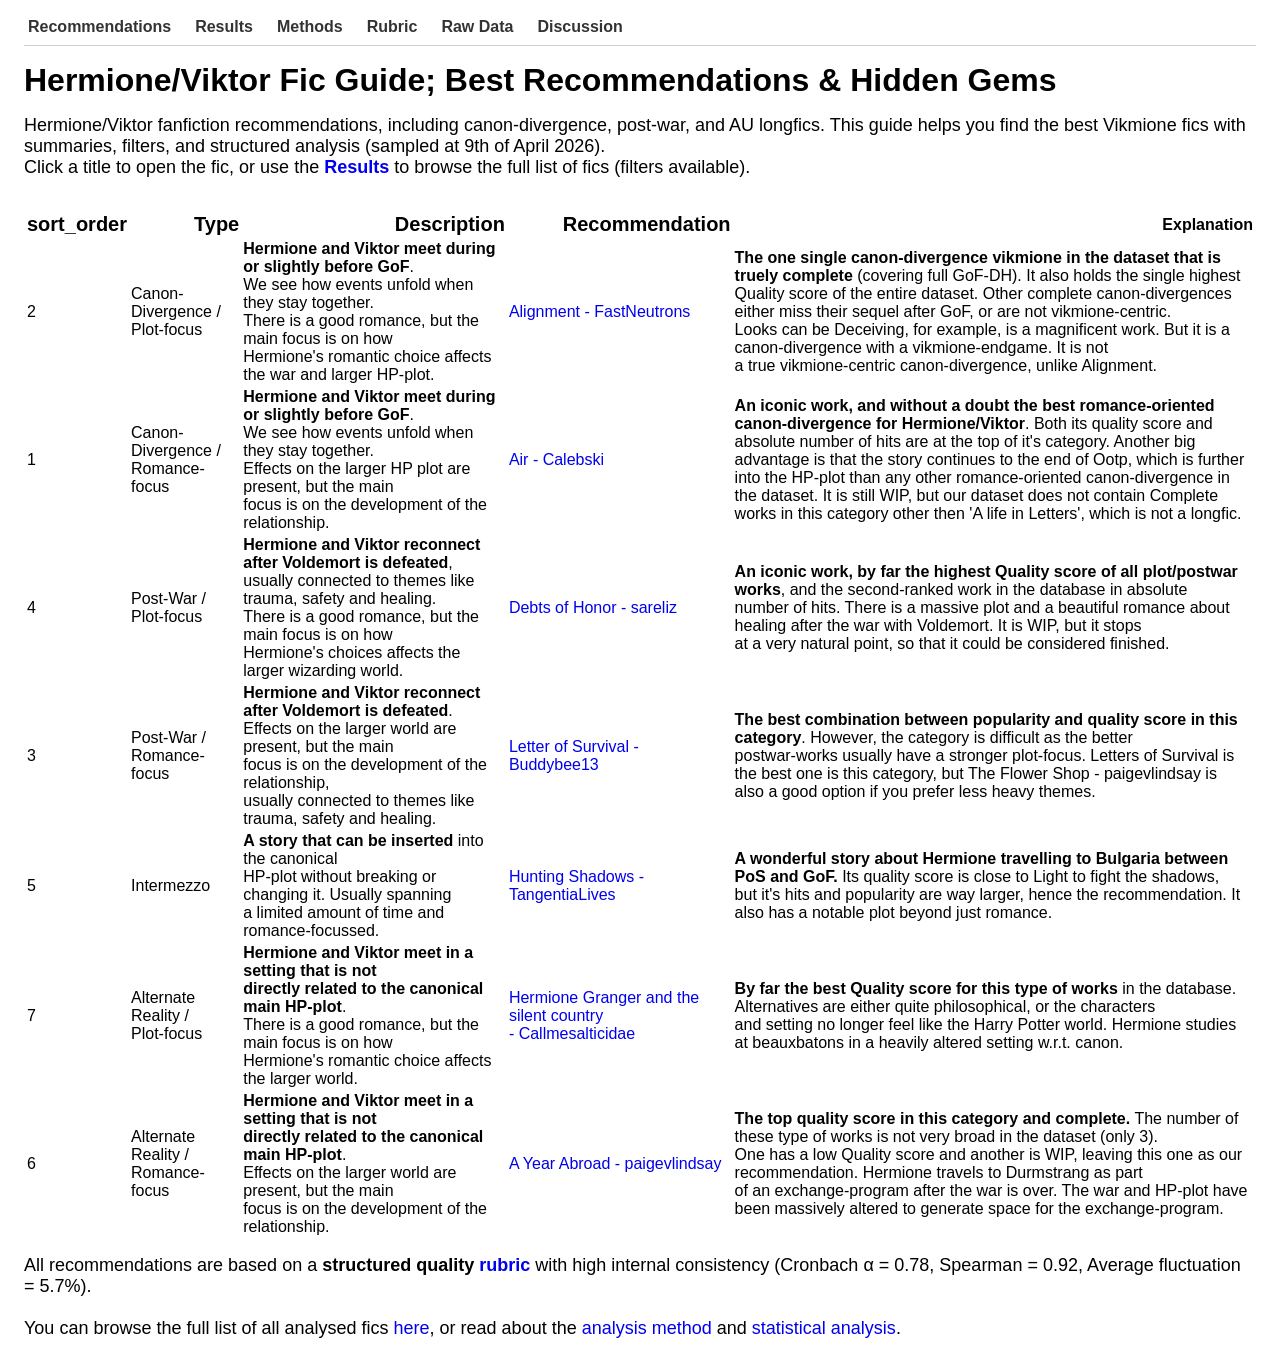
<file: index.html>
<!DOCTYPE html>
<html lang="en">
<head>

<!-- Google tag (gtag.js) -->
<script async src="https://www.googletagmanager.com/gtag/js?id=G-V2XC5ZD4XL"></script>
<script>
  window.dataLayer = window.dataLayer || [];
  function gtag(){dataLayer.push(arguments);}
  gtag('js', new Date());

  gtag('config', 'G-V2XC5ZD4XL');
</script>

  <meta charset="utf-8">
  <meta name="viewport" content="width=device-width, initial-scale=1">
  <title>Hermione/Viktor Fic Guide; Best Recommendations &amp; Hidden Gems</title>

  <link rel="stylesheet" href="https://cdn.datatables.net/1.13.8/css/jquery.dataTables.min.css">

  <style>
    body {
      font-family: Arial, sans-serif;
      margin: 1.5rem;
    }

    h1 {
      margin-bottom: 1rem;
    }

    .table-container {
      overflow-x: auto;
    }

    table.dataTable {
      width: 100% !important;
      font-size: 12px;
    }

    table.dataTable thead th {
      font-size: 16px;
      font-weight: 600;
      font-family: "Segoe UI", Arial, sans-serif;
      color: #000000;
      white-space: nowrap;
    }

    table.dataTable tbody td {
      font-size: 13px;
      font-weight: 300;
      font-family: "Segoe UI", Arial, sans-serif;
      color: #000000;
      vertical-align: top;
      white-space: nowrap;
    }

    .header-bar {
      display: flex;
      align-items: center;
      justify-content: space-between;
      gap: 1rem;
      margin-bottom: 1rem;
    }

    .header-bar h1 {
      margin: 0;
    }

    .filters {
      display: flex;
      gap: 1.5rem;
      align-items: flex-start;
    }

    .filters > div {
      display: flex;
      flex-direction: column;
      gap: 4px;
    }

    .filters select {
      min-width: 200px;
      height: 5.5em;
      font-size: 13px;
    }

    a {
      text-decoration: none;
    }

    a:hover {
      text-decoration: underline;
    }

    .top-nav {
      display: flex;
      gap: 1rem;
      align-items: center;
      padding: 0.45rem 0;
      margin-bottom: 1rem;
      margin-top: -1rem;
      border-bottom: 1px solid #d0d0d0;
      font-family: "Segoe UI", Arial, sans-serif;
      font-size: 16px;
      font-weight: 900;
    }

    .top-nav a {
      color: #333;
      text-decoration: none;
      padding: 0.15rem 0.25rem;
    }

    .top-nav a:hover {
      text-decoration: underline;
    }

    .top-nav a.active {
      color: #000;
      font-weight: 700;
    }

    td.col-type {
      font-size: 18px !important;
      font-weight: 600;
    }

    td.col-description {
      font-size: 13px !important;
      font-weight: 300;
    }

    td.col-recommendation {
      font-size: 18px !important;
      font-weight: 500;
    }

    td.col-explanation {
      font-size: 13px !important;
      font-weight: 300;
    }

    #ficTable thead th:nth-child(1) {
      font-size: 20px;
      font-weight: 700;
    }

    #ficTable thead th:nth-child(2) {
      font-size: 20px;
      font-weight: 700;
    }

    #ficTable thead th:nth-child(3) {
      font-size: 20px;
      font-weight: 700;
    }

    #ficTable thead th:nth-child(4) {
      font-size: 20px;
      font-weight: 700;
    }

    .introduction {
      font-size: 18px;
      color: #000000;
      font-weight: 400;
      margin-bottom: 2rem;
    }

    .flagtext {
      font-size: 18px;
      color: #000000;
      font-weight: 400;
      margin-top: 1rem;
      margin-bottom: 2rem;
    }

    .smallfattext {
      font-weight: 700;
    }
  </style>
</head>
<body>
  <nav class="top-nav"><a href="https://metabee12345.github.io/Vikmiones/">Recommendations</a><a href="https://metabee12345.github.io/Vikmiones/Results/">Results</a><a href="https://metabee12345.github.io/Vikmiones/Methods/">Methods</a><a href="https://metabee12345.github.io/Vikmiones/Rubric/">Rubric</a><a href="https://metabee12345.github.io/Vikmiones/RawData/">Raw Data</a><a href="https://metabee12345.github.io/Vikmiones/Discussion/">Discussion</a></nav>

  <div class="header-bar">
  <h1>Hermione/Viktor Fic Guide; Best Recommendations &amp; Hidden Gems</h1>
  </div>

  <h1 class="introduction">
  Hermione/Viktor fanfiction recommendations, including canon-divergence, post-war, and AU longfics. This guide helps you find the best Vikmione fics with summaries, filters, and structured analysis (sampled at 9th of April 2026).
  <br>
  Click a title to open the fic, or use the <strong class="smallfattext"><a href="https://metabee12345.github.io/Vikmiones/Results/">Results</a></strong> to browse the full list of fics (filters available).
  </h1>

  <table class="dataframe display nowrap compact" id="ficTable">
  <thead>
    <tr style="text-align: right;">
      <th>sort_order</th>
      <th>Type</th>
      <th>Description</th>
      <th>Recommendation</th>
      <th>Explanation</th>
    </tr>
  </thead>
  <tbody>
    <tr>
      <td>2</td>
      <td>Canon-Divergence / <br> Plot-focus</td>
      <td><strong class="smallfattext">Hermione and Viktor meet during or slightly before GoF</strong>. <br>We see how events unfold when they stay together. <br>There is a good romance, but the main focus is on how <br>Hermione's romantic choice affects the war and larger HP-plot.</td>
      <td><div class="rec-cell">  <a class="rec-title" href="https://archiveofourown.org/works/73628601" target="_blank" rel="noopener noreferrer">    Alignment - FastNeutrons  </a></div></td>
      <td><strong class="smallfattext">The one single canon-divergence vikmione in the dataset that is truely complete </strong> (covering full GoF-DH). It also holds the single highest <br>Quality score of the entire dataset. Other complete canon-divergences either miss their sequel after GoF, or are not vikmione-centric. <br>Looks can be Deceiving, for example, is a magnificent work. But it is a canon-divergence with a vikmione-endgame. It is not <br>a true vikmione-centric canon-divergence, unlike Alignment.</td>
    </tr>
    <tr>
      <td>1</td>
      <td>Canon-Divergence / <br> Romance-focus</td>
      <td><strong class="smallfattext">Hermione and Viktor meet during or slightly before GoF</strong>. <br>We see how events unfold when they stay together. <br>Effects on the larger HP plot are present, but the main <br>focus is on the development of the relationship.</td>
      <td><div class="rec-cell">  <a class="rec-title" href="http://archiveofourown.org/works/18766738" target="_blank" rel="noopener noreferrer">    Air - Calebski  </a></div></td>
      <td><strong class="smallfattext">An iconic work, and without a doubt the best romance-oriented canon-divergence for Hermione/Viktor</strong>. Both its quality score and <br>absolute number of hits are at the top of it's category. Another big advantage is that the story continues to the end of Ootp, which is further <br>into the HP-plot than any other romance-oriented canon-divergence in the dataset. It is still WIP, but our dataset does not contain Complete <br>works in this category other then 'A life in Letters', which is not a longfic.</td>
    </tr>
    <tr>
      <td>4</td>
      <td>Post-War / <br> Plot-focus</td>
      <td><strong class="smallfattext">Hermione and Viktor reconnect after Voldemort is defeated</strong>, <br>usually connected to themes like trauma, safety and healing. <br>There is a good romance, but the main focus is on how <br>Hermione's choices affects the larger wizarding world.</td>
      <td><div class="rec-cell">  <a class="rec-title" href="http://archiveofourown.org/works/23132749" target="_blank" rel="noopener noreferrer">    Debts of Honor - sareliz  </a></div></td>
      <td><strong class="smallfattext">An iconic work, by far the highest Quality score of all plot/postwar works</strong>, and the second-ranked work in the database in absolute <br>number of hits. There is a massive plot and a beautiful romance about healing after the war with Voldemort. It is WIP, but it stops <br>at a very natural point, so that it could be considered finished.</td>
    </tr>
    <tr>
      <td>3</td>
      <td>Post-War / <br> Romance-focus</td>
      <td><strong class="smallfattext">Hermione and Viktor reconnect after Voldemort is defeated</strong>. <br>Effects on the larger world are present, but the main <br>focus is on the development of the relationship, <br>usually connected to themes like trauma, safety and healing.</td>
      <td><div class="rec-cell">  <a class="rec-title" href="http://archiveofourown.org/works/56968588" target="_blank" rel="noopener noreferrer">    Letter of Survival - Buddybee13  </a></div></td>
      <td><strong class="smallfattext">The best combination between popularity and quality score in this category</strong>. However, the category is difficult as the better <br>postwar-works usually have a stronger plot-focus. Letters of Survival is the best one is this category, but The Flower Shop - paigevlindsay is <br>also a good option if you prefer less heavy themes.</td>
    </tr>
    <tr>
      <td>5</td>
      <td>Intermezzo</td>
      <td><strong class="smallfattext"> A story that can be inserted </strong> into the canonical <br>HP-plot without breaking or changing it. Usually spanning <br>a limited amount of time and romance-focussed.</td>
      <td><div class="rec-cell">  <a class="rec-title" href="http://archiveofourown.org/works/23468659" target="_blank" rel="noopener noreferrer">    Hunting Shadows - TangentiaLives  </a></div></td>
      <td><strong class="smallfattext">A wonderful story about Hermione travelling to Bulgaria between PoS and GoF.</strong> Its quality score is close to Light to fight the shadows, <br>but it's hits and popularity are way larger, hence the recommendation. It also has a notable plot beyond just romance.</td>
    </tr>
    <tr>
      <td>7</td>
      <td>Alternate Reality / <br> Plot-focus</td>
      <td><strong class="smallfattext">Hermione and Viktor meet in a setting that is not <br>directly related to the canonical main HP-plot</strong>. <br>There is a good romance, but the main focus is on how <br>Hermione's romantic choice affects the larger world.</td>
      <td><div class="rec-cell">  <a class="rec-title" href="https://archiveofourown.org/works/27111157" target="_blank" rel="noopener noreferrer">    Hermione Granger and the silent country </br> - Callmesalticidae  </a></div></td>
      <td><strong class="smallfattext">By far the best Quality score for this type of works</strong> in the database. Alternatives are either quite philosophical, or the characters <br>and setting no longer feel like the Harry Potter world. Hermione studies at beauxbatons in a heavily altered setting w.r.t. canon.</td>
    </tr>
    <tr>
      <td>6</td>
      <td>Alternate Reality / <br> Romance-focus</td>
      <td><strong class="smallfattext">Hermione and Viktor meet in a setting that is not <br>directly related to the canonical main HP-plot</strong>. <br>Effects on the larger world are present, but the main <br>focus is on the development of the relationship.</td>
      <td><div class="rec-cell">  <a class="rec-title" href="https://archiveofourown.org/works/7933567" target="_blank" rel="noopener noreferrer">    A Year Abroad - paigevlindsay  </a></div></td>
      <td><strong class="smallfattext">The top quality score in this category and complete.</strong> The number of these type of works is not very broad in the dataset (only 3). <br>One has a low Quality score and another is WIP, leaving this one as our recommendation. Hermione travels to Durmstrang as part <br>of an exchange-program after the war is over. The war and HP-plot have been massively altered to generate space for the exchange-program.</td>
    </tr>
  </tbody>
</table>

  <div class="flagtext">
  All recommendations are based on a <strong class="smallfattext">structured quality <a href="https://metabee12345.github.io/Vikmiones/Rubric/">rubric</a></strong> with high internal consistency (Cronbach α = 0.78, Spearman = 0.92, Average fluctuation = 5.7%).
  <br>
  <br>
  You can browse the full list of all analysed fics <a href="https://metabee12345.github.io/Vikmiones/Results/">here</a>, or read about the <a href="https://metabee12345.github.io/Vikmiones/Methods/">analysis method</a> and <a href="https://metabee12345.github.io/Vikmiones/Discussion/">statistical analysis</a>.
  </div>

  <script src="https://code.jquery.com/jquery-3.7.1.min.js"></script>
  <script src="https://cdn.datatables.net/1.13.8/js/jquery.dataTables.min.js"></script>

  <script>
  $(document).ready(function() {
    const table = $('#ficTable');

    const dataTable = table.DataTable({
      paging: true,
      pageLength: -1,
      lengthMenu: [[-1], ["All"]],
      searching: true,
      ordering: true,
      order: [[0, "asc"]],
      info: true,
      autoWidth: false,
      scrollX: true,
      orderCellsTop: true,
      language: {
        search: "Search (title, tags, themes):"
      },
      columnDefs: [
        { targets: 0, visible: false },
        { targets: 1, className: "col-type", width: "12%" },
        { targets: 2, className: "col-description", width: "25%" },
        { targets: 3, className: "col-recommendation", width: "12%" },
        { targets: 4, className: "col-explanation", width: "51%" }
      ]
    });

  });
</script>
</body>
</html>
</file>
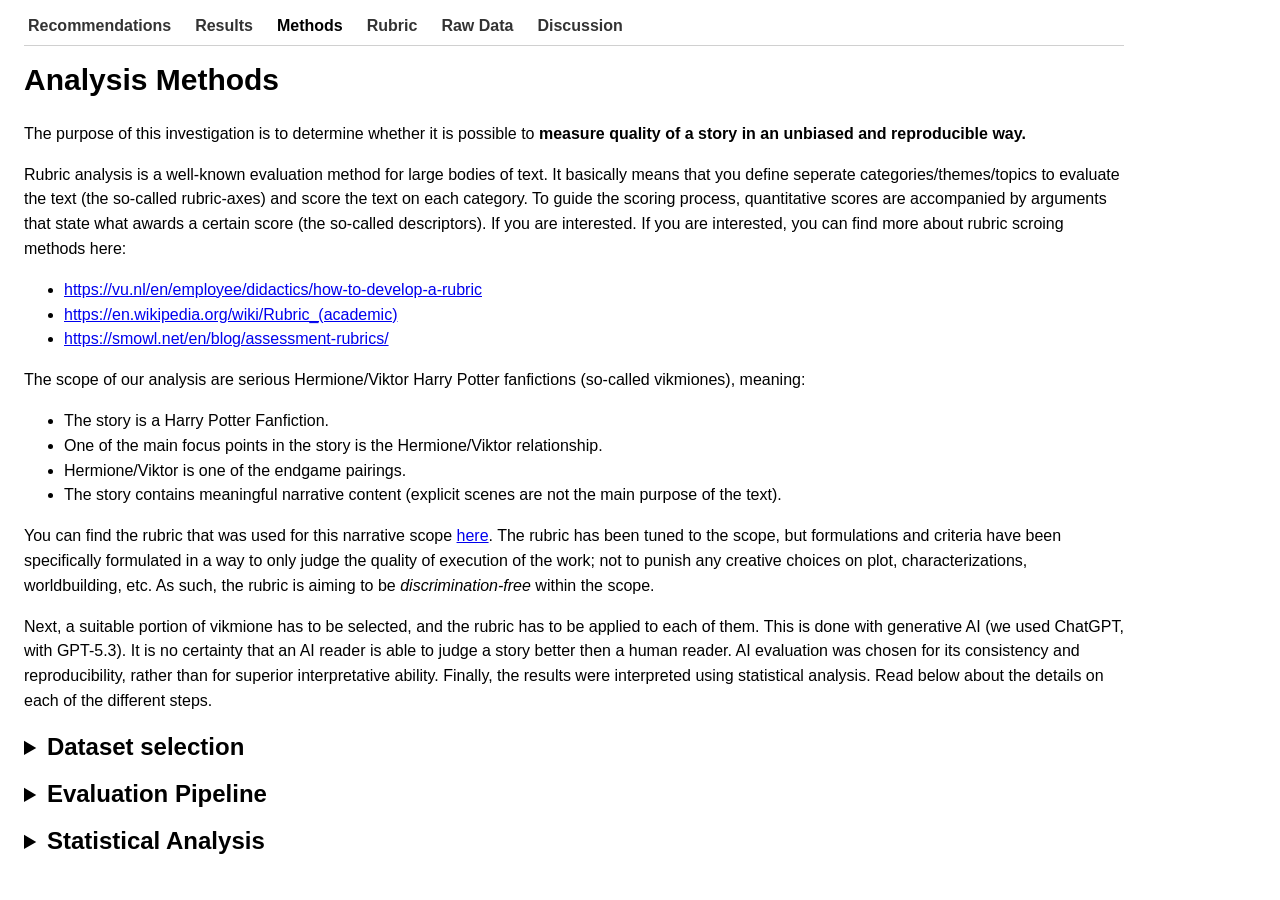
<file: Methods/index.html>
<!DOCTYPE html>
<html lang="en">
<head>

<!-- Google tag (gtag.js) -->
<script async src="https://www.googletagmanager.com/gtag/js?id=G-V2XC5ZD4XL"></script>
<script>
  window.dataLayer = window.dataLayer || [];
  function gtag(){dataLayer.push(arguments);}
  gtag('js', new Date());

  gtag('config', 'G-V2XC5ZD4XL');
</script>

  <meta charset="utf-8">
  <meta name="viewport" content="width=device-width, initial-scale=1">
  <title>Methods</title>

  <style>
    body {
      font-family: "Segoe UI", Arial, sans-serif;
      margin: 1.5rem;
      color: #000;
      line-height: 1.55;
      max-width: 1100px;
    }

    h1, h2, h3, h4 {
      line-height: 1.2;
    }

    h1 {
      margin-top: 0;
      margin-bottom: 1rem;
      font-size: 20px;
      font-weight: 700;
    }

    h2 {
      margin-top: 2rem;
      border-bottom: 1px solid #e5e5e5;
      padding-bottom: 0.25rem;
      font-size: 16px;
      font-weight: 700;
    }

    h1:first-of-type {
      font-size: 30px;
      font-weight: 700;
      margin-bottom: 1.5rem;
    }

    p, ul, ol {
      font-size: 16px;
    }

    code {
      font-family: Consolas, "Courier New", monospace;
      background: #f5f5f5;
      padding: 0.1rem 0.3rem;
      border-radius: 4px;
    }

    pre {
      background: #f5f5f5;
      padding: 1rem;
      overflow-x: auto;
      border-radius: 6px;
    }

    pre code {
      background: none;
      padding: 0;
    }

    table {
      border-collapse: collapse;
      width: 100%;
      margin: 1rem 0;
    }

    th, td {
      border: 1px solid #ddd;
      padding: 0.5rem;
      vertical-align: top;
      text-align: left;
    }

    th {
      background: #f7f7f7;
    }

    blockquote {
      margin-left: 0;
      padding-left: 1rem;
      border-left: 4px solid #ddd;
      color: #444;
    }

    details {
      margin-bottom: 0.75rem;
    }

    summary {
      cursor: pointer;
      font-weight: 600;
      padding: 0.2rem 0;
    }

    summary:hover {
      text-decoration: underline;
    }

    summary::marker {
      font-size: 0.9em;
    }

    details details {
      margin-left: 1rem;
    }

    details summary {
      cursor: pointer;
      padding: 0.2rem 0;
    }

    details summary:hover {
      text-decoration: underline;
    }

    /* klikbare # headings */
    #page-content > details > summary {
      font-size: 24px;
      font-weight: 700;
      line-height: 1.2;
    }

    /* klikbare ## headings */
    #page-content > details > div > details > summary,
    #page-content details details > summary {
      font-size: 20px;
      font-weight: 700;
      line-height: 1.2;
    }

    .top-nav {
      display: flex;
      gap: 1rem;
      align-items: center;
      padding: 0.2rem 0;
      margin-bottom: 1rem;
      margin-top: -0.95rem;
      border-bottom: 1px solid #d0d0d0;
      font-family: "Segoe UI", Arial, sans-serif;
      font-size: 16px;
      font-weight: 900;
    }

    .top-nav a {
      color: #333;
      text-decoration: none;
      padding: 0.15rem 0.25rem;
    }

    .top-nav a:hover {
      text-decoration: underline;
    }

    .top-nav a.active {
      color: #000;
      font-weight: 700;
    }
  </style>
</head>
<body>
  <nav class="top-nav"><a href="https://metabee12345.github.io/Vikmiones/">Recommendations</a><a href="https://metabee12345.github.io/Vikmiones/Results/">Results</a><a href="https://metabee12345.github.io/Vikmiones/Methods/" class="active">Methods</a><a href="https://metabee12345.github.io/Vikmiones/Rubric/">Rubric</a><a href="https://metabee12345.github.io/Vikmiones/RawData/">Raw Data</a><a href="https://metabee12345.github.io/Vikmiones/Discussion/">Discussion</a></nav>
  <div id="page-content">
    <h1 id="analysis-methods">Analysis Methods</h1>
<p>The purpose of this investigation is to determine whether it is possible to <strong>measure quality of a story in an unbiased and reproducible way.</strong></p>
<p>Rubric analysis is a well-known evaluation method for large bodies of text. It basically means that you define seperate categories/themes/topics to evaluate the text (the so-called rubric-axes) and score the text on each category. To guide the scoring process, quantitative scores are accompanied by arguments that state what awards a certain score (the so-called descriptors). If you are interested. If you are interested, you can find more about rubric scroing methods here:</p>
<ul>
<li><a href="https://vu.nl/en/employee/didactics/how-to-develop-a-rubric">https://vu.nl/en/employee/didactics/how-to-develop-a-rubric</a></li>
<li><a href="https://en.wikipedia.org/wiki/Rubric (academic)">https://en.wikipedia.org/wiki/Rubric_(academic)</a></li>
<li><a href="https://smowl.net/en/blog/assessment-rubrics/">https://smowl.net/en/blog/assessment-rubrics/</a></li>
</ul>
<p>The scope of our analysis are serious Hermione/Viktor Harry Potter fanfictions (so-called vikmiones), meaning:</p>
<ul>
<li>The story is a Harry Potter Fanfiction.</li>
<li>One of the main focus points in the story is the Hermione/Viktor relationship.</li>
<li>Hermione/Viktor is one of the endgame pairings.</li>
<li>The story contains meaningful narrative content (explicit scenes are not the main purpose of the text).</li>
</ul>
<p>You can find the rubric that was used for this narrative scope <a href="https://metabee12345.github.io/Vikmiones/Rubric/">here</a>. The rubric has been tuned to the scope, but formulations and criteria have been specifically formulated in a way to only judge the quality of execution of the work; not to punish any creative choices on plot, characterizations, worldbuilding, etc. As such, the rubric is aiming to be <em>discrimination-free</em> within the scope.</p>
<p>Next, a suitable portion of vikmione has to be selected, and the rubric has to be applied to each of them. This is done with generative AI (we used ChatGPT, with GPT-5.3). It is no certainty that an AI reader is able to judge a story better then a human reader. AI evaluation was chosen for its consistency and reproducibility, rather than for superior interpretative ability. Finally, the results were interpreted using statistical analysis. Read below about the details on each of the different steps.</p>
<h1 id="dataset-selection">Dataset selection</h1>
<p>Vikmione stories were selected from <a href="https://archiveofourown.org/">AO3</a>, one of the largest sites to host fanfiction in the world. However, it also has a detailed tag-system on relationships, characters, and other story elements that allow us to easily and effectively sweep the site content, and a standarised PDF-export. The PDF-export is an important feature, as AI-readers are heavily influenced by the format and structure of the documents offered. By using a standarised PDF-export for each investigated story, this type of bias can be effectively eliminated from the story.</p>
<p>You can use the AO3 tag-system to search for vikmione stories <a href="https://archiveofourown.org/tags/Hermione%20Granger*s*Viktor%20Krum/works">here</a>. In this analysis, we did <strong>not consider</strong> vikmiones from another source then AO3 (because those document formats are different). We sampled the site at <strong>date 9th of APril 2026</strong>.</p>
<p>We used the following criteria to reduce the set of <a href="https://archiveofourown.org/tags/Hermione%20Granger*s*Viktor%20Krum/works">all vikmiones on AO3</a> to a workable scope of 'serious' stories:</p>
<ul>
<li>Select <em>Harry Potter - J. K. Rowling</em> as the only fandom, and <strong>exclude</strong> cross-overs.</li>
<li>Select <em>Language: English</em> This is the largest portion of available languages, and we wish to eliminate biases in the analysis due to different languages.</li>
<li>Select <em>Wordcount: &gt;=50k</em> The number of 50k words is fairly aribtrary, but the purpose of this filter is to distuingish one-shots and short-stories from longer ones.</li>
<li>
<p><em>Exclude other Hermione relationships</em>, for example:</p>
<ul>
<li>Hermione Granger/Draco Malfoy</li>
<li>Hermione Granger/Ron Weasley</li>
<li>Hermione Granger/Harry Potter</li>
<li>Hermione Granger/Severus Snape</li>
<li>Hermione Granger/Charlie Weasley</li>
<li>Hermione Granger/Fred Weasley</li>
<li>Hermione Granger/George Weasley</li>
</ul>
</li>
</ul>
<p>On the <strong>9th of April 2026</strong>, the total collection of <a href="https://archiveofourown.org/tags/Hermione%20Granger*s*Viktor%20Krum/works">Hermione/Viktor stories</a> was 1716 works. The above selection steps reduced this to 122 works. See the definition of the vikmione scope above. usually, when Hermione/Viktor is combined in a story with another Hermione-pairing, the Hermione/Viktor-pairing is not endgame. This is not a hard-enforced rule, but a very strong pattern. Hence, together with the wordcount-filter (longer fics with meaningful narrative content), crossover-filter (our scope is pure Harry Potter) and the language-filter, this is a reasonable attempt to identify the scope of the analysis.</p>
<ul>
<li>The second selection-phase, is to manually read the tags &amp; summaries of all stories that pass the above filter (122). This was done to verify whether a story's narrative purpose was indeed a serious vikmione (as defined above), or a story aiming at explicite content and/or romantic triangles involving Viktor Krum, or a story with a totally different scope.</li>
</ul>
<p>This reduced the datatset further from 122 stories to 30 stories. The list of these stories can be found <a href="https://metabee12345.github.io/Vikmiones/Results/">here</a>. <strong>These are the stories that comprise the full dataset of our analysis.</strong> Note that some stories in this dataset do not pass the wordcount-filter. However, they were included because it was known that they match the scope. As such, the above criteria should not be viewed as absolute or justifiable, but as a first-attempt to identify a suitable dataset on <a href="https://archiveofourown.org/">AO3</a> matching our scope.</p>
<p>Hence, if there are any other stories that you feel should be included in this analysis (because they match the above scope), you are welcome to contribute to this analysis. You can create a pull-request <a href="https://github.com/Metabee12345/Vikmiones">here</a> and suggest additional stories. Provide a clear argumentation as to why the story belongs in the scope, and note that the story <em>must be available</em> on <a href="https://archiveofourown.org/">AO3</a> (this is a hard-requirement), because biases from different document-formats cannot be accepted.</p>
<h1 id="evaluation-pipeline">Evaluation Pipeline</h1>
<p>To apply the rubric to the Vikmione stories in our <a href="https://metabee12345.github.io/Vikmiones/Results/">dataset</a>, the following procedure was used:</p>
<ul>
<li>Choose a standard AI-tool and LLM for the evaluation (We used ChatGPT with GPT-5.3)</li>
<li>Choose a standard document format for all stories, to counteract AI sensitivity to document format. For example: the AO3 PDF export.</li>
<li>Switch off memory functions and cross-chat functions</li>
<li>Open a fresh empty chat</li>
<li>Load a <strong>single</strong> rubric axis into the first prompt; Terminate the model response immediately after the rubric axis has been acknowledged.</li>
<li>Into the second prompt, load as many PDF documents as permitted by the models features (in our case the limit was 20).</li>
<li>Add the following prompt text:</li>
</ul>
<p><em>Score all supplied PDFs against the above evaluation model. Briefly argue each score using the source material. Rely solely on the descriptors for calibration of the scoring scale. Do not compare between the stories at all. We want independent and non-relative scores. NB: use only the narrative body text. Do NOT use or infer information from: Tags, Author Notes, Summary, Chapter Titles, or other metadata of any kind. If such elements are present in the text, ignore them entirely.</em></p>
<ul>
<li>Repeat the process for all stories under consideration, and for all 10 rubric axis. NB: <strong>Use new chats every time, at least when switching rubric axis!</strong></li>
<li>Scores for each axis were aggregated manually into a total score (see the <a href="https://metabee12345.github.io/Vikmiones/Rubric/">rubric</a>) for the exact rules).</li>
<li>The first outcome of the LLM is final, do not supply any additional questions/context to steer the evaluation, as these biases the scoring between stories.</li>
</ul>
<p><strong>Irregularities:</strong></p>
<ul>
<li>In the case of canon-consistency, AI/LLM evaluation tends to structurally underscore this axis, due to a lack of causal reasoning power. LLM’s tend to map how much a character’s actions match their canonical outcomes, but this is the wrong approach. The axis clearly states: how likely it is that the canonical version of the character makes the same decision given the new circumstances. Even though the axis text clearly states this, an LLM is not very capable of picking this up, Hence, A secondary prompt was used to correct for this effect. Final scores were accepted for this axes, only after manual verification of the model’s reasoning.</li>
</ul>
<p><em>NB: Do not take into account whether plot circumstances look like canon, or are extreme. What matters is, would the characters act the same as their canonical counterparts do, under those new (and possible more extreme) circumstances. Use causal reasoning. We are solely interested in the characters, do not weight the circumstances. Rescore all documents. Note that this is a less strict rule then what you previously applied.</em></p>
<p>But note that this is no guarantee. One still must carefully read the justifications and scores and then determine whether this sounds reasonable. As such, Canon-Consistency is simple less reproducible with LLMs then the other axes.</p>
<ul>
<li>Theme Quality measures reader impression, which simple fluctuates a bit more then the other axes in its evaluation. But the pipeline can be used. There is simple more fluctuation, not a systematic bias, as is the case with canon Consistency.</li>
</ul>
<h1 id="statistical-analysis">Statistical Analysis</h1>
<p>All stories in the <a href="https://metabee12345.github.io/Vikmiones/Results/">dataset</a> were evaluated twice (independently) for each <a href="https://metabee12345.github.io/Vikmiones/Rubric/">rubric axis</a> using the above procedure. Afterwards, a total score was assigned for each evaluation separatly (procedure is described (<a href="https://metabee12345.github.io/Vikmiones/Rubric/">here</a>). Next, the data was combined with various metadata-fields from <a href="https://archiveofourown.org/">AO3</a>, such as completion status, wordcount, number of hits/kudos/comments, etc. Generative AI was also used to provide content-overviews such as a plot summary, strongest and weakest aspect of the story, and Viktor Krum's role in second wizard-war. The resulting data-table can be viewed <a href="https://metabee12345.github.io/Vikmiones/Results/">here</a>.</p>
<p>The results were further analysed using the following statistical methods:</p>
<ul>
<li>
<p><a href="https://en.wikipedia.org/wiki/Cronbach%27s_alpha">Cronbach's alpha</a>, which was calculated for each of the two evaluations, to measure the internal consistency of the rubric. This is common is scientific studies, see <a href="https://www.sciencedirect.com/science/article/abs/pii/S1747938X07000188">here</a> and <a href="https://nmji.in/development-of-an-analytical-rubric-and-estimation-of-its-validity-and-inter-rater-reliability-for-assessing-reflective-narrations/">here</a> for examples.</p>
</li>
<li>
<p><a href="https://en.wikipedia.org/wiki/Spearman%27s_rank_correlation_coefficient">Spearman correlation</a>, which was calculated to investigate the stability of the quality-ranking by the rubric (see <a href="https://www.sciencedirect.com/science/article/abs/pii/S1747938X07000188">this paper</a> for more background information). Both evaluations were aggregated into their own total score, providing a ranking of the stories in the dataset. These two rankings were compared to generate the Spearman correlation coefficient. As tie-breaks, the score drift was used (low drift is better, see our
<a href="https://metabee12345.github.io/Vikmiones/Rubric/">rubric</a>).</p>
</li>
<li>
<p>Mean Relative Deviation (MRD), which was calculated to investigate the stability of the absolute scores of the rubric. For the total score T of a story, we computed 2*abs(T1-T2)/(T1+T2). Then, we took the average over all 30 stories of this number, to see how much absolute scores can deviate between evaulation runs.</p>
</li>
<li>
<p><a href="https://en.wikipedia.org/wiki/Pearson_correlation_coefficient">Correlation study</a> between the popularity of a story and the rubric score of a story.</p>
</li>
</ul>
<p>Now, Cronbach's alpha measures the internal consistency of the rubric, Spearman correlation measures relative/ordinal stability of the rubric and MRD measures absolute stability of the rubric. While this is all very viable information, it does not yet state whether the rubric indeed measures story quality. As such, the correlation between the total rubric score and the popularity was investigated for all 30 stories in our database.</p>
<p>This brings us firtst to the question of how to measure popularity. <a href="https://archiveofourown.org/">AO3</a> tracks various types of metadata to measure this:</p>
<ul>
<li><strong>Hits</strong>: The total amount of times the story page is opened on the site.</li>
<li><strong>Kudos</strong>: The total amount of times reader press the Kudos-button to show appreciation.</li>
<li><strong>Comments</strong>: The number of times a reader gives a written response to a story.</li>
<li><strong>Bookmarks</strong>: The number of times a reader marks the story for recommendation and/or future reference.</li>
</ul>
<p>We choose to base Popularity on the number of Hits. This is done, because the other data is highly sensitive to human behaviour. Readers may have read a story and appreciate it, while not contributing to Kudos, Comments, or Bookmarks. There are various explanations for this, such as not having the time to click buttons, using a device (such as a smartphone) where typimng comments is less easy, or a story can be blocked to accept kudos from guests, etc. But <strong>Hits</strong> is unbiased by human behaviour. It simply measures the amount of times a story is clicked/loaded. Note that this is still fairly different from whether a story is actually read and/or appreciated, let alone quality. But it does seem like the best metadata to use.</p>
<p>Now, <a href="https://archiveofourown.org/">AO3</a> counts hits cumulative, meaning that it shows the total number of hits ever generated since the first part of the story was published. As such, a story that is published two years ago will like have double the hits of a story that is published one year ago. As such, we approximate popularity as Hits/Time.</p>
<p>However, Hits/Time is not yet a very good measure of Popularity, as new stories are shown at the top of the page on <a href="https://archiveofourown.org/">AO3</a> by default. As such, many stories typically collect more hits in the beginning of their life and less when they exist longer. So Pure Hits/Time would be unfair to older stories which have actually established a large number of hits. Therefore, we asked ChatGPT to construct correction factors for this problem based on typical Harry Potter Fandom behaviour or well-known stories. In our analysis, we have used:</p>
<ul>
<li>&lt;1 week ago published:  Correction = 0</li>
<li>1 week ago published:  Correction = 0.15</li>
<li>2 weeks ago published:  Correction = 0.25</li>
<li>3 weeks ago published:  Correction = 0.33</li>
<li>4 weeks ago published:  Correction = 0.4</li>
<li>2 Months ago published: Correction = 0.55</li>
<li>3 Months ago published: Correction = 0.65</li>
<li>5 Months ago published: Correction = 0.74</li>
<li>6 Months ago published: Correction = 0.78</li>
<li>1 year ago published:   Correction = 0.88</li>
<li>2 year ago published:   Correction = 0.94</li>
<li>3 year ago published:   Correction = 0.97</li>
<li>4 year ago published:   Correction = 0.98</li>
<li>5 year ago published:   Correction = 0.99</li>
<li>6 year ago published (or more): Correction = 1.00</li>
</ul>
<p>As such, we define a story's <em>Popularity score</em> as: <strong>Correction*Hits/Time</strong> with Time measured in days between the first publication date of the story and 9th of April 2026 (our sampling date). This is a measure on how often the story is read, picked, chosen, etc. by people. Our suspicion is, that popularity is notibly correlation to the rubric score, but not perfect. As people choose their stories based on a combination of quality, marketing (how visible is the story on social media) and personal preferences.</p>
<p>While the rubric aims to measure quality independent of creative choices such as plot content, characterizations, worldbuilding choices, etc; personal preferences are usually highly dependend on such choices. Therefore, we expect to find a significant but far from perfect correlation between Popularity and Rubric score, where the correlated component is the 'independent story quality' we hope to identify.</p>
<p>The Popularity scores, as well as the rubric total scores can be found in the <a href="https://metabee12345.github.io/Vikmiones/Results/">Results</a>. All basic metadata can be found in the <a href="https://metabee12345.github.io/Vikmiones/RawData/">Raw Data</a> in See <a href="https://metabee12345.github.io/Vikmiones/Discussion/">Discussion</a> for the outcome of these calculations and its interpretation.</p>
  </div>

  <script>
  document.addEventListener("DOMContentLoaded", function () {
  const content = document.getElementById("page-content");

  function wrapSections(tagName) {
    const headings = Array.from(content.querySelectorAll(tagName));

    headings.forEach((h, index) => {
      // keep the very first h1 non-collapsible
      if (tagName === "h1" && index === 0) return;

      // skip if already inside a summary/details structure
      if (h.closest("summary")) return;

      const details = document.createElement("details");
      details.open = false;

      const summary = document.createElement("summary");
      summary.innerHTML = h.innerHTML;

      details.appendChild(summary);

      let next = h.nextSibling;

      while (next && !(next.tagName && next.tagName.match(/^H[1-6]$/))) {
        const temp = next.nextSibling;
        details.appendChild(next);
        next = temp;
      }

      h.replaceWith(details);
    });
  }

  // wrap h2 first, then h1
  wrapSections("h2");
  wrapSections("h1");
});
</script>
</body>
</html>
</file>
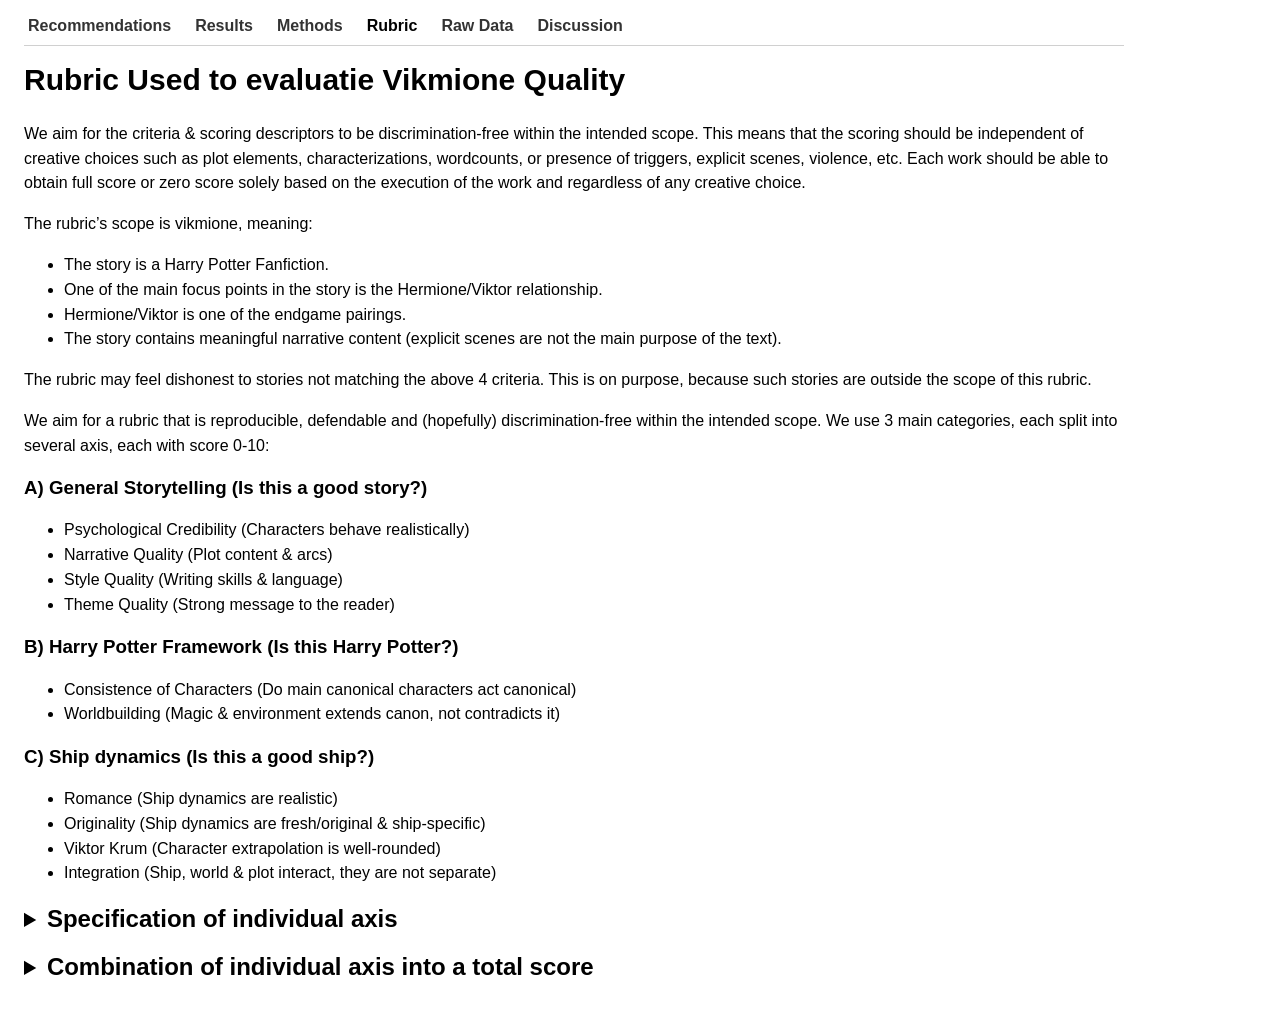
<file: Rubric/index.html>
<!DOCTYPE html>
<html lang="en">
<head>

<!-- Google tag (gtag.js) -->
<script async src="https://www.googletagmanager.com/gtag/js?id=G-V2XC5ZD4XL"></script>
<script>
  window.dataLayer = window.dataLayer || [];
  function gtag(){dataLayer.push(arguments);}
  gtag('js', new Date());

  gtag('config', 'G-V2XC5ZD4XL');
</script>

  <meta charset="utf-8">
  <meta name="viewport" content="width=device-width, initial-scale=1">
  <title>Rubric</title>

  <style>
    body {
      font-family: "Segoe UI", Arial, sans-serif;
      margin: 1.5rem;
      color: #000;
      line-height: 1.55;
      max-width: 1100px;
    }

    h1, h2, h3, h4 {
      line-height: 1.2;
    }

    h1 {
      margin-top: 0;
      margin-bottom: 1rem;
      font-size: 20px;
      font-weight: 700;
    }

    h2 {
      margin-top: 2rem;
      border-bottom: 1px solid #e5e5e5;
      padding-bottom: 0.25rem;
      font-size: 16px;
      font-weight: 700;
    }

    h1:first-of-type {
      font-size: 30px;
      font-weight: 700;
      margin-bottom: 1.5rem;
    }

    p, ul, ol {
      font-size: 16px;
    }

    code {
      font-family: Consolas, "Courier New", monospace;
      background: #f5f5f5;
      padding: 0.1rem 0.3rem;
      border-radius: 4px;
    }

    pre {
      background: #f5f5f5;
      padding: 1rem;
      overflow-x: auto;
      border-radius: 6px;
    }

    pre code {
      background: none;
      padding: 0;
    }

    table {
      border-collapse: collapse;
      width: 100%;
      margin: 1rem 0;
    }

    th, td {
      border: 1px solid #ddd;
      padding: 0.5rem;
      vertical-align: top;
      text-align: left;
    }

    th {
      background: #f7f7f7;
    }

    blockquote {
      margin-left: 0;
      padding-left: 1rem;
      border-left: 4px solid #ddd;
      color: #444;
    }

    details {
      margin-bottom: 0.75rem;
    }

    summary {
      cursor: pointer;
      font-weight: 600;
      padding: 0.2rem 0;
    }

    summary:hover {
      text-decoration: underline;
    }

    summary::marker {
      font-size: 0.9em;
    }

    details details {
      margin-left: 1rem;
    }

    details summary {
      cursor: pointer;
      padding: 0.2rem 0;
    }

    details summary:hover {
      text-decoration: underline;
    }

    /* klikbare # headings */
    #page-content > details > summary {
      font-size: 24px;
      font-weight: 700;
      line-height: 1.2;
    }

    /* klikbare ## headings */
    #page-content > details > div > details > summary,
    #page-content details details > summary {
      font-size: 20px;
      font-weight: 700;
      line-height: 1.2;
    }

    .top-nav {
      display: flex;
      gap: 1rem;
      align-items: center;
      padding: 0.2rem 0;
      margin-bottom: 1rem;
      margin-top: -0.95rem;
      border-bottom: 1px solid #d0d0d0;
      font-family: "Segoe UI", Arial, sans-serif;
      font-size: 16px;
      font-weight: 900;
    }

    .top-nav a {
      color: #333;
      text-decoration: none;
      padding: 0.15rem 0.25rem;
    }

    .top-nav a:hover {
      text-decoration: underline;
    }

    .top-nav a.active {
      color: #000;
      font-weight: 700;
    }
  </style>
</head>
<body>
  <nav class="top-nav"><a href="https://metabee12345.github.io/Vikmiones/">Recommendations</a><a href="https://metabee12345.github.io/Vikmiones/Results/">Results</a><a href="https://metabee12345.github.io/Vikmiones/Methods/">Methods</a><a href="https://metabee12345.github.io/Vikmiones/Rubric/" class="active">Rubric</a><a href="https://metabee12345.github.io/Vikmiones/RawData/">Raw Data</a><a href="https://metabee12345.github.io/Vikmiones/Discussion/">Discussion</a></nav>
  <div id="page-content">
    <h1 id="rubric-used-to-evaluatie-vikmione-quality">Rubric Used to evaluatie Vikmione Quality</h1>
<p>We aim for the criteria &amp; scoring descriptors to be discrimination-free within the intended scope. This means that the scoring should be independent of creative choices such as plot elements, characterizations, wordcounts, or presence of triggers, explicit scenes, violence, etc. Each work should be able to obtain full score or zero score solely based on the execution of the work and regardless of any creative choice.</p>
<p>The rubric’s scope is vikmione, meaning:</p>
<ul>
<li>The story is a Harry Potter Fanfiction.</li>
<li>One of the main focus points in the story is the Hermione/Viktor relationship.</li>
<li>Hermione/Viktor is one of the endgame pairings.</li>
<li>The story contains meaningful narrative content (explicit scenes are not the main purpose of the text).</li>
</ul>
<p>The rubric may feel dishonest to stories not matching the above 4 criteria. This is on purpose, because such stories are outside the scope of this rubric.</p>
<p>We aim for a rubric that is reproducible, defendable and (hopefully) discrimination-free within the intended scope. We use 3 main categories, each split into several axis, each with score 0-10:</p>
<h3 id="a-general-storytelling-is-this-a-good-story">A) General Storytelling (Is this a good story?)</h3>
<ul>
<li>Psychological Credibility (Characters behave realistically)</li>
<li>Narrative Quality (Plot content &amp; arcs)</li>
<li>Style Quality (Writing skills &amp; language)</li>
<li>Theme Quality (Strong message to the reader)</li>
</ul>
<h3 id="b-harry-potter-framework-is-this-harry-potter">B) Harry Potter Framework (Is this Harry Potter?)</h3>
<ul>
<li>Consistence of Characters (Do main canonical characters act canonical)</li>
<li>Worldbuilding (Magic &amp; environment extends canon, not contradicts it)</li>
</ul>
<h3 id="c-ship-dynamics-is-this-a-good-ship">C) Ship dynamics (Is this a good ship?)</h3>
<ul>
<li>Romance (Ship dynamics are realistic)</li>
<li>Originality (Ship dynamics are fresh/original &amp; ship-specific)</li>
<li>Viktor Krum (Character extrapolation is well-rounded)</li>
<li>Integration (Ship, world &amp; plot interact, they are not separate)</li>
</ul>
<h1 id="specification-of-individual-axis">Specification of individual axis</h1>
<h2 id="1-consistence-of-characters">1) Consistence of Characters</h2>
<p><strong>Name:</strong> Consistence of Characters</p>
<p><strong>Main issue:</strong> Do characters behave the same as their canonical counterparts would under the given circumstances? NB: the circumstances within the story itself. Logic and causality between canonical traits, circumstances and outcomes are key here, to whether something is penalized or not. Are darker actions due to: World/plot/tone. Or Character personality change. Only the latter is penalized.</p>
<p><strong>Details:</strong> We limit the issue to the following list of canonical characters (we only use those for which reasonable character description/development is known from canon beyond a few stereotypes; Viktor Krum misses from the list as he has a separate category):</p>
<ul>
<li>Harry Potter (courage, love, duty, trauma, greater good, abhors cruelty)</li>
<li>Hermione Granger (intelligent/brilliant, overbearing, empathic, duty, principles, justice over rules)</li>
<li>Ron Weasley (courage, locality, insecurities, jealousy)</li>
<li>Ginny Weasley (independent, hating to be excluded, courage, emotionally strong)</li>
<li>Rubeus Hagrid (kind, underestimating danger of beasts, supportive)</li>
<li>Albus Dumbledore (wise, strategic, willing to make sacrifices for the greater good, secretive/manipulative, super-skilled wizard)</li>
<li>Minerva McGonagall (fierce, justice, loyal, proud)</li>
<li>Severus Snape (sarcastic, willing to do everything for dumbledore &amp; lily, psychologically unhealthy teacher)</li>
<li>Voldemort (ruthless, cruel, master manipulator, super-skilled wizard, afraid of death)</li>
</ul>
<p>Choices under pressure, Dialogues, initiatives/plans, responses, emotions? Are the characters in the story actual duplicates of their canonical counterparts, or are they different characters baring the same name?
NB: Characters may act against their core traits (see the list above) if the circumstances &amp; inner conflicts can make this believable. This is not penalized. But changing their core traits by rewriting the character is heavily penalized.
NB: It is very important to state that extreme plot circumstances &amp; strong deviations from canonical situations &amp; themes are NOT penalized. What matters is whether the character deals with these situations (conflicts, motivations, etc) in the same way as the canonical character would, in agreement with the above personality traits (or against it, if worked out properly and defendable).
Hence, causal reasoning is critical. Do not just compare deviations from traits, actions &amp; outcomes, but consider if these originate logically from the circumstances and a canonical character or not. Logic and causality are key here, to whether something is penalized or not. Are darker actions due to: World/plot/tone. Or Character personality change. Only the latter is penalized. Do the circumstances push hard enough to break the canon traits believably yes/no, is key here. Canon-consistent extreme behaviour is perfectly possible, if it follows logically from the alternate circumstances. But the further you push it, the further the extrapolation goes, and then, one simply must acknowledge that this comes with a large uncertainty margin around the extrapolation. Which means some (small) penalty could be justified.</p>
<p><strong>Motivation:</strong> The story should be an actual Harry Potter fanfiction, meaning that the characters should feel the same as their canonical counterparts.</p>
<p><strong>Descriptors:</strong> Score the category on a scale of 0-10, with an integer number.</p>
<ul>
<li>10: Under the alternate circumstances of the story, each character of the above list talks/responds fully believable as their canonical counterparts would, makes the same decisions as their canonical counterparts would, has the same skills &amp; flaws, etc. NB: all with respect to the different circumstances; Changes caused by different circumstances are not penalized.</li>
<li>8: At least one of the characters has some notable deviations with respect to their canonical counterparts. The deviations are notable in choices made, dialogues, etc, but correcting the deviations has little to no impact on the plot. Errors are sloppy, but they can be fixed without changing the story.</li>
<li>5: At least one of the characters behaves significantly different from its canonical counterpart concerning decisions, dialogues, etc. and fixing it would have significant impact on the plot (the error is bigger than just sloppiness in execution). Significant impact means the main plot cannot believably stay as it is when the issue is fixed.</li>
<li>3: Multiple characters behave significantly different for their canonical counterparts and some of these differences have significant plot-impact.</li>
<li>0: All characters from the list behave significantly different from their canonical counterparts.</li>
</ul>
<p>NB: If many characters behave just a little OOC, the score is much higher than if a single character behaves significantly OOC. Also, IC/OOC impact on plot is punished heavily. So many small sloppy errors in dialogues spread across many characters can still score 7-9 (depending on severity) as long as the characters still feel like their canonical counterparts, but one character making a single crucial decision against their canonical counterpart makes the score immediately drop to 4-5 (or lower, depending on severity).</p>
<p><strong>Hard boundary:</strong> If the story intentionally implements major rewrites of even one of the listed canonical characters, this is hard-cut by assigning score 0. For example, Harry is consistently sadistic or power-hungry through the entire story. Hermione is consistently opportunistic instead of defending justice, etc. The so-called dark-Harry or dark-Hermione tropes (same for the other listed characters). Note that the boundary is subtle. Harry can be Slytherin because he forgot to ask the hat for Gryffindor and still be canon-Harry. Or join Death eaters for saving/protecting his friends. If executed correctly, this can still score 10. But Harry being Slytherin or joining death eaters because he is hungry for power is a hard 0. The difference between an intrinsic major character rewrite (penalized with 0 points) and a believable stress-test for the canonical character (depending on the executing this could be 10 points).</p>
<p>Again: causal reasoning is critical. Do not just compare deviations from traits, actions &amp; outcomes, but consider if these originate logically from the circumstances and a canonical character or not. Logic and causality are key here, to whether something is penalized or not. Are darker actions due to: World/plot/tone. Or Character personality change. Only he latter is penalized. Do the circumstances push hard enough to break the canon traits believably yes/no, is key here.
NB: the contradiction/rewrite must be clear, persistent, and structural, not a one-off line, temporary deception, or local interpretation to trigger the hard-boundary.
NB: use only the narrative body text. Do NOT use or infer information from: Tags, Author Notes, Summary, Chapter Titles, or other metadata of any kind. If such elements are present in the text, ignore them entirely.</p>
<h2 id="2-psychological-credibility">2) Psychological credibility</h2>
<p><strong>Name:</strong> Psychological credibility</p>
<p><strong>Main issue:</strong> Are emotions and motivations realistic? Do characters behave the same way as a human being would?</p>
<p><strong>Details:</strong> Here, we focus not on the match between characters &amp; their canonical counterparts, but on the match between characters and known psychology. Do the characters feel human or stereotypical/cartoonish? Focus on issues like:</p>
<ul>
<li>Are the emotions that a character feels, realistic in the given situations? Both in type and intensity.</li>
<li>Are motivations known/explained?</li>
<li>Are inner conflicts believable?</li>
<li>Are decisions/actions/responses in agreement with motivations, emotions and inner conflicts? Are they logical extensions?</li>
<li>Do characters respond believable on traumatic events?</li>
<li>Do characters learn from past experiences?</li>
<li>Is emotional development gradual and believable?</li>
<li>Can the reader properly feel doubts and uncertainties.</li>
<li>Can the reader feel/understand the emotions of the main characters?</li>
</ul>
<p>Irrational or flawed behaviour is not penalized if it is clearly motivated and consistent with the character’s psychology. This is to differentiate between author’s intent (OK) and author’s error (penalty).</p>
<p><strong>Motivation:</strong> General characteristic of good writing. Characters should be well rounded and make sense.</p>
<p><strong>Descriptors:</strong> Score the category on a scale of 0-10, with an integer number.</p>
<ul>
<li>10: clear and undisputable yes across the story on each question (see details) for each of the main characters (main character = not necessarily on the list; a main character can even be an OC. Main character means a character with significant screentime. Does not necessarily have to have a POV).</li>
<li>8: mostly yes on all questions for all main characters. Situations leading to a no do not have significant impact on the plot of the story.</li>
<li>5: There is at least a single no to the questions on a point in the story where it has significant impact on the plot, meaning that psychological believability is seriously sacrificed to serve the plot at least once. Significant impact means the main plot cannot believably stay as it is when the issue is fixed.</li>
<li>3: Psychological believability is sacrificed on multiple points in the story to serve the plot.</li>
<li>0: Mostly no-answers across the story to the questions under details.</li>
</ul>
<h2 id="3-romance">3) Romance</h2>
<p><strong>Name:</strong> Romance.</p>
<p><strong>Main issue:</strong> How believable are romantic relations worked out? Main focus on the main ship in the story, but other romances must be judges as well. Both on romance/attraction/chemistry as long-term compatibility.</p>
<p><strong>Details:</strong> This category has some overlap with psychological credibility, but is also distinctly different. Psychological credibility is about whether a character’s emotions are human/believable. Emotions are a vital part of romance, but not all emotions in a story deal with romance and romance is about more than emotions. Romance is also about whether it is clear why characters like each other, and whether the relationship works or not (both are fine, as long as it is well-portraited). Psychological Realism focusses on individuals. This category focusses on (romantic) dynamics between people. There is a difference. Focus on issues like:</p>
<ul>
<li>Do we feel (physical) attraction and chemistry between the partners?</li>
<li>Is the relationship dynamic well-explained and felt by the reader?</li>
<li>Can we understand why it works (or not) in the long-term? A relationship that fails can still score high, if the failure is well-developed and believable.</li>
<li>Do partners deal believably with differences or matches in skills (intellect, physical, etc) and personality?</li>
<li>Do partners deal believably with differences or matches in (emotional) maturity?</li>
<li>Do partners deal believably with power-imbalance, toxicity, etc? It does not matter whether a relationship is or is not toxic/imbalanced. What matters is whether it is believably dealt with.</li>
<li>Does the relationship feel natural? With arguments, support, etc?</li>
<li>Are conflicts generated naturally and resolved believably?</li>
<li>Is the relationship interesting and well-rounded or one-dimensional?</li>
<li>Does the relationship develop in a natural and believable pace?</li>
<li>How strong does the reader feel the romance?</li>
<li>Is the romance a vital part in the story (good)?</li>
</ul>
<p>NB: A strong emotional impact of the romance is weighted heavily for a believable romance. Very Important!
NB: What matters here is, if the romance feels human, realistic and believable, not necessarily whether the romantic dynamics incorporate all core traits of a character. We have a sperate rubric axis for that aspect (Originality).</p>
<p><strong>Motivation:</strong> The scope is vikmiones, so there must be a category dealing specifically with romantic realism.</p>
<p><strong>Descriptors:</strong> Score the category on a scale of 0-10, with an integer number.</p>
<ul>
<li>10: A clear and undisputable yes across the story on each question (see details) for each of the relationships in the story, including Viktor/Hermione. NB: Stellar emotional resonance f the reader with the romance.</li>
<li>8: Mostly yes on each question (see details) for at least the main ship in the story. NB: Good but not stellar emotional resonance of the reader with the romance.</li>
<li>5: There is at least one clear and hard no to a question regarding the main ship in the story. Not a ‘less well done’, or ‘the reader does not feel it very well, but a hard and solid no that can be legally argued by referring to specifical scenes in the story that directly &amp; actively contradict the requirement. NB: Reasonable emotional resonance of the reader with the romance.</li>
<li>3: More then a single hard-no as described above. Weak emotional resonance of the romance.</li>
<li>0: The main pairing only has a romantic relationship because the text states it, but there are no clear indications of romance and no emotion is felt by the reader.</li>
</ul>
<h2 id="4-narrative-quality">4) Narrative Quality</h2>
<p><strong>Name:</strong> Narrative Quality</p>
<p><strong>Main Issue:</strong> How well is the story told? The category focusses purely on (plot) content. For writing/style quality we have a separate category.</p>
<p><strong>Details:</strong> Main focus in on the content and the plot of the story. Not emotions, not romance, not canon-consistency, but about the content of scenes and what happens in them. And we must focus on objective issues, meaning that any concrete plot choice should not affect the score. Only its execution. We, therefore, focus on the following issues:</p>
<ul>
<li>Quality of narrative arcs. Is there sufficient tension/excitement to read on?</li>
<li>Does each scene contribute something meaningful? Does it advance plot, character development, relationship, worldbuilding, or theme?</li>
<li>Does the story have good pacing? No repetitions or meaningless sentences? No missing information?</li>
<li>Is each separate arc in the story concluded/closed/finished? No loose ends?</li>
<li>Is the general direction of the story clear?</li>
<li>Does each scene fit well into the general structure/direction?</li>
<li>Does each arc build towards a climax?</li>
<li>Do the climaxes feel strong, satisfying, fresh and non-trivial within the context of the story?</li>
<li>Are solutions properly foreshadowed?</li>
<li>Does each arc and climax get a pay-off? Not necessarily a reward, but a purpose.</li>
</ul>
<p><strong>Motivation:</strong> Each story has a plot and the quality of the plot must be separately addressed.</p>
<p><strong>Descriptors:</strong> Score the category on a scale of 0-10, with an integer number.</p>
<ul>
<li>10: A clear and undisputable yes across the story on each question (see details).</li>
<li>8: Mostly yes to each question, with small exceptions (like pacing is overall good, but not flawless, most arcs are concluded, but one is left open, etc.)</li>
<li>5: There are clear narrative gaps in the story. Like pieces with really bad pacing, or multiple significant loose ends, or multiple pointless scenes, or missing climaxes, etc.</li>
<li>3: There are not just a few serious gaps in the story, but multiple gaps. Not bad pacing OR multiple loose ends OR multiple pointless scenes, but AND.</li>
<li>0: the story is essentially a collection of scenes that have nothing to do with each other.</li>
</ul>
<h2 id="5-style-quality">5) Style Quality</h2>
<p><strong>Name:</strong> Style Quality</p>
<p><strong>Main Issue:</strong> How well-written is the story? This category focusses purely on writing style and skill. For content, we have Narrative Quality.</p>
<p><strong>Details:</strong> This is about how well everything is written down. Not about content, characters, emotion, but about how good the story handles words and language. We focus on:</p>
<ul>
<li>Are the sentences grammatically correct and free from stylistic errors, like redundancy, faulty constructions, or incorrect word combinations?</li>
<li>Is the language easy to understand? Short or long/complex sentences are both OK. What matters is if a sentence is clear and understandable.</li>
<li>Is the text fluent? Easily readable? No disruptions of the reading flow?</li>
<li>Does the story use show &amp; tell techniques properly? Are emotions, actions, etc. shown whenever possible and told when a tell is needed?</li>
<li>Does the text have a constant and effective rhythm?</li>
<li>Are metaphors and expressions appropriate and well-aligned with the content?</li>
<li>Are the dialogues well-written? Lively, sharp, engaging, natural and purposeful? Do they reflect believable conversational flow?</li>
<li>In action or movement-heavy scenes, is it clear what happens, where characters are positioned, and how events unfold in space?</li>
</ul>
<p><strong>Motivation:</strong> Writing style is an integral part of any story, so it deserves a separate category to judge.</p>
<p><strong>Descriptors:</strong> Score the category on a scale of 0-10, with an integer number.</p>
<ul>
<li>10: A clear and undisputable yes across the story on each question (see details).</li>
<li>8: Mostly yes to each question, with small exceptions. Like mostly shows but sometimes there is a tell that could have been a show. Most sentences are fluent, but e few brakes readability, dialogues are reasonable but not perfect, etc.</li>
<li>5: Style issues provide significant challenges with respect to the reading experiences. Challenges that are larger then oh, we fix a sentence here, adjust rhythm there. Basically, more than a standard editing-process is necessary for polishing the story.</li>
<li>3: Style issues break the reading experience to a degree that the reader has to re-read most sentences in the story to understand what is actually meant.</li>
<li>0: The story is no longer prose but essentially a long telegram. Writing style is non-existent.</li>
</ul>
<h2 id="6-theme-quality">6) Theme Quality</h2>
<p><strong>Name:</strong> Theme Quality</p>
<p><strong>Main issue:</strong> How well does the story convey its primary message to the reader?</p>
<p><strong>Details:</strong> It is very important to separate this category from Narrative Quality and Psychological realism. Strong emotions and traumas can be a powerful tool to convey a message to the reader, but they are not the only tool. Consistency of story arcs and consistent use of the plot are just as powerful. As such, Psychological Realism treats whether emotions of the characters are realistic. Thematic depth treats whether the emotions of the reader (and reader and character are very different!) are well-utilized for conveying the primary message(s). Narrative Quality treats the consistency of the content and plot itself. Thematic Depth focuses on the message behind the plot and content. In order to convey a message powerfully, the reader must both experience strong emotions, and the plot and content must be constructed in a way that the message is conveyed without ambiguities or lack of clarity. The chosen message itself is irrelevant (we want the rubric to be discrimination free), we only measure how well the message is conveyed to and remembered by the reader. So, we ask:</p>
<ul>
<li>How well do the reader’s emotions resonate along with the story?</li>
<li>How strong are the emotions induced to the reader?</li>
<li>How well does the plot support the primary message(s)?</li>
<li>Are the primary message(s) clear to the reader at first sight?</li>
<li>Does the type of emotions experienced by the reader align well with the thematic content of the scene?</li>
</ul>
<p>NB: Theme or primary message may be ambiguous itself by author’s intent. For example: love is messy. This is OK. What matters is not whether the transfer process to the reader is ambiguous, or clearly conveyed. Bad transfer is penalized. Also, themes and messages do not need to be explicitly stated. Implicit themes and/or message(s) can be just as strong. Again, what solely matters, is how well it is transferred to the reader.</p>
<p><strong>Motivation:</strong> Themes are a vital part of any story. They determine what the story communicates beyond its events and therefore must be assessed separately.
However, instead of using a traditional literary framework, where thematic quality is measured by the richness of possible interpretations, we adopt a didactic framework. In interpretation-based analysis, meaning can become highly subjective, as different readers may arrive at different conclusions without a clear objective anchor. This makes consistent and fair rubric scoring difficult.</p>
<p>Therefore, this rubric evaluates thematic quality based on how effectively the story communicates its message to the reader. A theme or message is considered strong if it is clearly conveyed, emotionally reinforced, and consistently supported by the plot and narrative structure. This approach allows for objective assessment using principles from didactics, particularly the alignment between content and the reader’s emotional response.</p>
<p>A consequence of this choice is that stories relying heavily on interpretation puzzles, open-ended conclusions, or unresolved ambiguity will score significantly lower in this category, as they do not prioritize clear message transfer. NB: Complex or nuanced messages are not penalized, provided they are communicated clearly and consistently to the reader.</p>
<p>This limitation is acceptable within the scope of this rubric, which focuses on Hermione/Viktor endgame stories. Such stories inherently aim toward resolution rather than open-ended interpretation, making a communication-based evaluation of theme both appropriate and meaningful.</p>
<p>Note that if we would consider thematic depth as well, we would reward stories with deep philosophical messages over simple clear messages. That is discrimination we do not want. Therefore, we solely focus on message transfer. And works exist in the real world that have a crystal-clear message leaving you world shaken. Max Havelaar by Multatuli. The never-ending story. Ender’s game. So the bar score 10 is not unrealistic. It is high, but not impossible.</p>
<p><strong>Descriptors:</strong> Score the category on a scale of 0-10, with an integer number.</p>
<ul>
<li>10: The primary message(s) are clear as a bell after a single complete read of the story. The emotional impact fully aligns with the message and is so strong it leaves the reader flabbergasted with a shaken world-view.</li>
<li>8: The emotional impact on the reader is strong enough to make the reader never forget the story. The message(s) &amp; plot are well-integrated to a point that keeps the reader thinking about the story for a long time after reading.</li>
<li>5: A primary message or theme exists in story, but the reader has to do some effort to understand it or filter it from the story. There is some emotional resonance within the reader, but it is not fully aligned with the message.</li>
<li>3: The reader can only uncover messages or themes in the story after careful analysis and interpretation. As such, different readers tend to arrive at (slightly) different messages. Emotions induced in the reader are fragmentary and do not support the messages or themes well.</li>
<li>0: Uncovering a primary message or theme to the reader in the story is difficult and subjective. The first impression is that the story is written for pure entertainment.</li>
</ul>
<h2 id="7-worldbuilding-quality">7) Worldbuilding Quality</h2>
<p><strong>Name:</strong> Worldbuilding Quality</p>
<p><strong>Main Issue:</strong> How well is worldbuilding executed? Both in terms of writing skills (scenes) and in terms of creative power (expansion of the wizard world).</p>
<p><strong>Details:</strong> Worldbuilding has several aspects in Harry Potter Fanfiction. The magic system with its rules, limitations and possibilities, is part of worldbuilding as well as the physical locations of the story. Writing skills measure how well you can describe an environment and/or explain a magic system to the reader. And also, whether the characters respond to their rules and environment (good), or that they just form a static decor (bad). Creative power measures expansion of the wizard world. Again, it must be discrimination-free, so any expansion and/or new design of the wizarding world is fine. The more, the better. However, depth and relevance of worldbuilding are prioritized over quantity. A small number of well-developed elements is preferred over a large number of shallow ones. Quantity acts as a multiplier on quality, not a substitute for it. So: Quantity acts as a multiplier on quality, not a substitute for it. But all creative production power is rewarded. However, a limitation is added that a direct contradiction of canonical material is heavily penalized. For example, adding new spells is ok, the more the better. But adding a counter curse to Avada Kedavra is terrible, as the canon explicitly states that this does not exist. Adding more rooms to the department of Mysteries is fine, but removing the hall of prophecies is terrible. Hence, Creative expansion is only rewarded when it is well-executed, consistent with canon, and relevant to the story. Also, inventing cheap magic just to circumvent plot challenges is penalized. For example, letting Harry hide himself from death eaters with a new cloaking spell is bad worldbuilding. Cloaking spells are canonically complex magic, so Harry cannot just do them without proper training prior to the story. So, this would be worldbuilding as a cheap plot fix. Moreover, canon explicitly states that cloaking spells do not work perfectly (Harry’s cloak from his father does) so inventing a spell that does not respect that, contradicts canon. Worldbuilding and inventing new magic should be about learning more about the wizard world and how complex existing spells work (like Fidelius, Animagus, etc.) not about cheap fixes.
So, we focus on:</p>
<ul>
<li>How well can the reader picture environments in his or her head, given the text?</li>
<li>Are environments static decors for the story, or do characters interact with and respond to the environment?</li>
<li>How many more locations are designed in the story that canon does not give us much information about? Like Durmstrang, non-English ministries, quidditch stadiums, etc? The more, the better, and the more details the better. NB: Quantity acts as a multiplier on quality, not a substitute for it.</li>
<li>Are these new locations functional for the plot, or just added for fun?</li>
<li>Is relevant magic properly explained to the reader?</li>
<li>Is new magic invented just to solve key-challenges in the plot (bad)?</li>
<li>Does newly invented magic play a central role in the plot without creating shortcuts (good)?</li>
<li>Is existing canonical magic like Fidelius, Animagus, unforgivable curses, etc. expanded and/or better explained without contradicting canon?</li>
<li>Does new magic have plot consequences (good)?</li>
</ul>
<p><strong>Motivation:</strong> worldbuilding, both environments and magic systems are an integral and vital part of any fantasy story, including a vikmione, which is a Harry Potter fantasy story. So, we need a separate category to judge its quality. Both in terms of creative production (any addition that is no contradiction of canon or cheap shortcut is values) and in terms of writing skills. The emphasis on worldbuilding is very strong, but this is a design choice. We want the story to feel magical, because it is Harry Potter, not just a story with a Harry Potter décor. And this does not have to penalize character-driven Hogwarts-central stories. Even such stories could include some unknown rooms or passages in Hogwarts, or some new spells or new phenomena. Deeper exploration of canonical elements also counts as expansion when it adds functional depth. And these aspects do not necessarily need to take up a large chunk of words. But yes, stories that do not include such aspects are heavily penalized by this axis on purpose. That is the scope limitation this rubric is designed to do.</p>
<p><strong>Descriptors:</strong> Score the category on a scale of 0-10, with an integer number.</p>
<ul>
<li>
<p>10: The reader feels like watching a Harry Potter movie when reading the worldbuilding. Environments are described with excruciating detail without breaking any pacing or style. Many new environments are added (like Durmstrang) and they are designed in detail. The reader learns many new spells and forms of magic and/or mechanics about canon-magic that were canonically vague. All worldbuilding is relevant to the plot, and characters interact with and respond to their environment and react/develop/mature from learning the new magic. All without providing cheap shortcuts in the plot or ever directly contradicting canon.</p>
</li>
<li>
<p>8: Good but not stellar execution of worldbuilding. No cheap shortcuts in the plot due to worldbuilding. Never any direct contradiction of canon. But sometimes:</p>
<ul>
<li>Worldbuilding is not relevant to the plot (sometimes, not always).</li>
<li>New locations (like Durmstrang) are added/described in the story, but they feel a bit cheap or lacking details.</li>
<li>Worldbuilding descriptions sometimes slightly break readability.</li>
<li>A reader sometimes has difficulty picturing the environment in his or her head.</li>
<li>Environments feel a bit like a static background sometimes.</li>
<li>We learn new spells, but not many advanced magical systems behind the spells.</li>
<li>Not all newly invented magic is relevant for the plot.</li>
</ul>
</li>
</ul>
<p>NB: 8 instead of 10 means that the overall worldbuilding in the story is extremely good, but the story makes 1 or 2 of the above mistakes one some points in the story. Only one or two from the above list and only on a few points in the story.</p>
<ul>
<li>
<p>5: Same list of errors as score 8, but now the story makes multiple mistakes from the list, not just 1 or 2 and not just on a few points in the story, but through the entire story.</p>
</li>
<li>
<p>3: The story lacks any new magic rules/spells/systems or lacks new interesting locations/environments on top of canon. Or the story attempts worldbuilding but makes a massive number of mistakes from the above list through the entire story. Or the story uses worldbuilding mainly as cheap plot fixes.</p>
</li>
<li>
<p>0: The worldbuilding in the story directly contradicts canonically known worldbuilding. Such as removing/adding a house on Hogwarts, adding a defensive curse to Avada Kedavra, removing the English ministry of magic, etc. This is a hard-cut. Direct contradiction of canonical rules/environments is always penalized with score 0 to ensure the story stays Harry Potter. NB: only direct contradictions of existing canonical worldbuilding elements. Extension/re-interpretation, etc. is not penalized and even encouraged.</p>
</li>
</ul>
<h2 id="8-viktor-krum">8) Viktor Krum</h2>
<p><strong>Name:</strong> Viktor Krum</p>
<p><strong>Main Issue:</strong> How well is Viktor Krum rounded out as a character? Contrary to the iconic characters discussed in Consistence of Characters, canon does not give us much of a baseline. As such, an extrapolation of his character is necessary. So instead of just comparing Viktor Krum to its canon baseline, the quality of the extrapolation is assessed here.
Details: Canon only gives us a few basic properties, like:</p>
<ul>
<li>World-class seeker</li>
<li>Voluntary Participates in Triwizard Tournament</li>
<li>Looks gruff</li>
<li>Has a lot of groupies on Hogwarts</li>
<li>Prefers Hermione over groupies</li>
<li>Hermione is his mostly-missed during the second task and he never felt anything like that for a girl before.</li>
<li>Directly confronts harry about his feelings for Hermione.</li>
<li>Harry observes him as introvert/socially awkward.</li>
</ul>
<p>Now, any extrapolation of Viktor Krum is fine. Again, we do not want to discriminate, so the more Viktor is turned into a well-rounded character, the better. Regardless of which creative choices are made. But directly contradicting canon (mainly the above properties) is heavily penalized. We are looking for an extrapolation of the canonical character, not a rewrite. Furthermore, extrapolation choices (regardless of what they are) must be committed to though the entire story. Viktor Krum should be a consistent personality (he can have contradicting personality traits, but his traits and skills cannot vary across the story). Note that this is very different from categories 2 (Psychological Realism) and 3 (Romance). Psychological realism measures whether all characters (including Viktor) act in agreement with their personality traits and act as human being. Hence, it measures how a character behaves with respect to its baseline. This category measures how extensive and well-rounded that baseline is designed for Viktor Krum. Romance measures the dynamic between (mainly) Viktor and Hermione, again with respect to certain baselines for Hermione and Viktor. Again, here, we assess the design of that baseline. More specifically we are looking for design elements like:</p>
<ul>
<li>Cultural background. Language, habits, small traits, formulations, etc. that round Viktor out as a person not from the UK. It does not necessarily have to reflect traditional Bulgarian elements, as magical Bulgaria can be different from traditional Bulgaria. But, the more, the better, as long as the characterizations build a coherent and well-rounded character. Breadth of characterization is rewarded only when it contributes to a coherent, consistent, and meaningful portrayal. NB: Viktor does not need to be bad in English. He either needs a language barrier, or an explanation for how he learned good English.</li>
<li>Psychological depth. His childhood. Motivations. Priorities. Moral code. How does he think? How does he feel? What does he want in life? What are his triggers and insecurities? Again, the more, the better, as long as the characterizations build a coherent and well-rounded character (same as above).</li>
<li>Intelligence. Viktor does not necessarily need to be extremely smart, but his level of intelligence (whether it is super-high or not) should be addressed and characterized, as a dumb Viktor cannot properly connect with Hermione. Also, what does he do with his intelligence? Does he study a lot, or not? Why? Again, it must be rounded out.</li>
<li>How does Viktor deal with his fame and his quidditch? How does he feel about these things? Why? Again, motivations, background, etc. The more, the better but again, breadth of characterization is rewarded only when it contributes to a coherent, consistent, and meaningful portrayal.</li>
<li>Skills and flaws. What can Viktor do and what are his limits? We know he can fly well, but other then that? Duelling? Other forms of magic? Why is he so good at flying and/or duelling? Just a talent, or is there something more? Again, the more the better as long as it leads to a well-rounded character. Very important: Viktor Krum is canonically extremely talented, but extremely talented is something else then being overpowered. There should be clear limitations to his skills as well. There should be flaws/weaknesses in his skills.</li>
<li>Character flaws. Does Viktor have good and bad qualities? Again, the more nuance, the better. Not Mr. perfect boyfriend, but a person with good and bad traits. With mistakes, accomplishments, insecurities, etc.</li>
<li>Why Hermione? Viktor is a world-class player traveling around the world and has many groupies, so why pick Hermione? What is he looking for in a girlfriend? Again, the more his motivations &amp; feelings lead to a well-rounded character, the better. Note that this element provides the baseline of what Viktor wants and Category 3 (Romance) assesses the relationship dynamics that build on top of what Viktor wants.</li>
<li>Originality. Is the rounding-out of Viktor straight-forward from canonical elements only, or does the story take an interesting angle on the character that feels fresh and unexpected? Originality is rewarded when it emerges naturally from the extrapolation and remains consistent with canon and character logic.</li>
</ul>
<p>NB: many character traits do not necessarily make a good character. The more the better only applies as long as it leads to a coherent, consistent and overall well-rounded character.
Motivation: As stated before, Viktor Krum is canonically a shallow character, so we cannot assess him the same way as canonical core characters: on psychological realism and Consistency with canon. He needs extrapolation. So instead, we judge the quality of how well the extrapolation is done. The emphasis on Viktor Krum extrapolation may seem fairly strong, but it is arguable. The scope of the rubric is vikmione, not a Hermione-boyfriend named Viktor. And we do not prescribe how Viktor should be extrapolated, only that it must be done properly. So it is defendable.</p>
<p><strong>Descriptors:</strong> Score the category on a scale of 0-10, with an integer number.</p>
<ul>
<li>10: Viktor Krum is a fully-rounded out character. All elements asked for in the details are provided/addressed in the story, including motivations, skills, flaws, and his choice for Hermione. The character extrapolation takes an interesting and fresh angle on Viktor Krum and he feels human and complete, with a layered approach (good qualities, errors, mistakes, accomplishments, limits, flaws, etc).</li>
<li>8: Most issues from the list in details are addressed. Most, not all. Like we know what Viktor wants in life and why he loves Hermione, but we lack how the two connect. We have many cultural background elements and psychological traits, but some feel a bit simple, or contradicting without explanation. We have good character flaws and insecurities, but lack a fresh and interesting angle on them. So, basically, we have a good well-rounded Viktor Krum but not a stellar and/or very original one.</li>
<li>5: Most of the issues (culture, psychology, intellect, skills, fame, flaws &amp; why Hermione) are addressed in the story, but most of the answers feel simple and hollow, not properly dealt with. So, we get a ‘quick obligated extrapolation of Viktor instead of a good one).</li>
<li>3: Viktor seriously lacks some of the required extrapolation. Many of the issues from details (culture, psychology, intellect, skills, fame, flaws &amp; why Hermione) lack any dealing in the story at all. The story does not take on the challenge of really extrapolating Viktor Krum.</li>
<li>0: Viktor lacks any extrapolation and/or his character directly contradicts his known canonical traits.</li>
</ul>
<h2 id="9-originality">9) Originality</h2>
<p><strong>Name:</strong> Originality</p>
<p><strong>Main Issue:</strong> how fresh, new or original do the romantic dynamics feel for the main pairing in the story? This is different from the Romance axis, which measures whether the dynamics are realistic. There is a distinct difference. This is basically why do we need this specific pairing? Can we observe this special dynamic only with this pairing, or also somewhere else?</p>
<p><strong>Details:</strong> NB: this category is NOT meant to be ship-specific, but it is hard to describe the details without specific examples. What we are after, is how well the romantic dynamics &amp; interaction reflect the unique personality traits of both partners. And whether the story embraces what makes the pairing unique and deals with this in a fresh and original way (very good), or that the story largely ignores what makes the persons and relationship unique and only applies standard romcom tropes (heavily penalized). Standard romance tropes and romcom cliches can be observed everywhere. You do not need the specific (Harry Potter) pairing in this story to enjoy those. The story should let you experience a dynamic that cannot be observed in any other pairing. For example:</p>
<ul>
<li>Does the romantic dynamic largely depend on general miscommunications and misconceptions? Cliché romcom tropes? Bad.</li>
<li>Is the romance a vital part in the story (good)?</li>
<li>Is the romance interesting/engaging for the reader, or dull and one-dimensional?</li>
<li>Specific communication issues to the pairing are good. Hermione acting as a know-it-all. Issues related to cultural differences (Viktor), insecurities (Ron), trauma (Harry), independence (Ginny), inheritance/blood purity (Draco), etc. This is what we are after: is the romantic dynamic specific &amp; original to the pairing? These are just a few examples.</li>
<li>Does the romantic dynamic mostly rely on (physical) chemistry (bad)? Or is there a unique angle? Why does a character specifically want that single person? Fresh and original answers are rewarded. Cliché answers are penalized.</li>
<li>Generic activities (e.g., studying together) only contribute positively if they are used in a way that reflects the unique traits and dynamics of the pairing.</li>
<li>The dynamic should feel like a special connection, and something both partners cannot experience with their standard friends, only with their chosen partner.</li>
<li>How does past traumas and bullying affect the relationship dynamic? Are these issues largely ignored or exist beside the relationship, or embraced in the dynamic?</li>
<li>Bickering, know-it-all, insecurities? Does the story take a fresh angle on these aspects?</li>
<li>Child crush, emotional disconnection/mismatch (mainly, but not exclusively found in Harry/Ginny)? Is this embraced in the dynamic?</li>
<li>Power-imbalances, toxicity, unhealthy aspects of a relationship? Are these aspects incorporated in the dynamics and used to create unique imbalances, or ignored?</li>
<li>Match/mismatch in emotional maturity? According to psychology immature/immature matches if peoples personality traits align enough. Immature/Mature always fails and mature/mature works. Does the dynamic properly utilize this theory?</li>
<li>What about conflicts, challenges and resolutions/pay-offs? Are they unique for this pairing? Or are they standard/cliché? Very important.</li>
</ul>
<p>NB: we are not after romantic realism here. We are after how well the story utilizes what makes a pairing unique, and incorporates this properly in the relationship dynamic, so that the story is worth reading. An original angle withing the ship is rewarded, but only slightly (see descriptors: 8 vs 10). Most importantly the story must utilize the specific ship to its full potential. That is what we are after.</p>
<p><strong>Motivation:</strong> There are countless romcom-stories and many harry potter pairings. We want to know if this story adds something meaningful to that landscape or not.
Descriptors: Score the category on a scale of 0-10, with an integer number.</p>
<ul>
<li>10: The relationship dynamic feels like something the reader can only experience/enjoy with this specific main pairing and is virtually impossible to generate from any other pairing. The dynamic is extremely interesting/engaging for the reader and constantly and fluently incorporates and utilizes the main personality traits of both partners. Even within the fandom of this specific pairing, the dynamic in this specific story feels fresh and unique, leading to conflicts, challenges and resolution/pay-offs that are unique to the pairing and found nowhere else. Imbalances, toxicity, emotional maturity and other such issues are incorporated fluently in the dynamic.</li>
<li>8: The relationship dynamic feels like something the reader can only experience with this specific main pairing. It is engaging &amp; interesting for the reader. It heavily relies on the main personality traits of both partners to induce conflicts, challenges and resolution/pay-offs. But the angle does not feel original within the fandom-pairing. The relationship is a flawless but standard execution of the specific pairing. Imbalances, toxicity, emotional maturity are addressed, but not utilized to their full potential.</li>
<li>5: The connection between relationship dynamics and core personality traits exists, but it feels shallow and cheap. The romance is somewhat engaging and interesting to the reader, but not to its full potential. Conflicts, challenges and resolutions/pay-offs come from simple personality traits (we should study more! You already know everything!) instead of complex psychology. Heavy topics like Imbalances, toxicity, emotional maturity are largerly ignored or cheaply avoided.</li>
<li>3: The relationship dynamic does not feel special or original. The reader engagement is fklat and underused. The story seriously misses out on utilizing the potential of the specific ship. Complex dynamics like Imbalances, toxicity, emotional maturity seem to not exist.</li>
<li>0: The relationship dynamic feels like a cheap duplicate from friends, how I met your mother, big bang theory, nanny, or other iconic romcoms with just the names and locations changed to the Harry Potter world. No reader engagement. This is simply not a Harry Potter ship at all.</li>
</ul>
<p><strong>Guideline:</strong> A stellar execution where the romantic dynamic includes all (or most) core personality traits (see details) &amp; heavy topics (imbalances, toxicity, maturity, etc) of both partners, but that does not add new or fresh layers/angles to the pairing is rewarded 8/10. So, 8 points are for a quality execution, and 2 more for adding something new on top of that execution (10/10). New additions to the dynamic while ignoring significant core traits potential is not rewarded with the 2 extra bonus points as this is considered a cheap shortcut. This would probably give score 4-5.</p>
<p>NB: A dynamic that is emotionally strong and believable but would still work largely unchanged with a generic protagonist (because it is mainly based on trauma, for example) should score high on Romance but low on this category (Originality).</p>
<h2 id="10-integration">10) Integration</h2>
<p><strong>Name:</strong> Integration</p>
<p><strong>Main Issue:</strong> How does the story connect plot, main romance and worldbuilding? Are they separate? Exist plot &amp; romance side-by-side with respect to a magical décor? Or do relationship dynamics, plot &amp; worldbuilding form a structural interdependent system where a change in one of them leads to (massive) responses in the others?</p>
<p><strong>Details:</strong> Note that this category is very different from anything we had before. Worldbuilding measures the intrinsic quality of the aspect. Romance and Originality measure the intrinsic ship quality. Narrative Quality measures the intrinsic plot quality. But each of these 3 aspects things can score very high on its own intrinsic quality while having little to do with each other and, therefore, the story scores low on integration. On the other hand, a story can also have a simple ship, worldbuilding and plot while the 3 aspects do continuously interact. So, here we focus on the following questions:</p>
<ul>
<li>Is worldbuilding incorporated in the relationship dynamics? Does the main relationship (strongly) respond to changes in environment and the possibility of utilizing new magic? Does this lead to new challenges, conflicts or resolutions/pay-offs in the relationship?</li>
<li>Does the relationship dynamic drive changes in worldbuilding? Exploration of new environments and/or magic? Does the relationship dynamic lead to engaging interaction with the environment and existing magic?</li>
<li>Does the plot induce frequent and/or structurally significant and/or specific conflicts, challenges or resolution/pay-off in the primary relationship? Dynamics that would not have emerged from a different plot? Is causality respected and utilized to its full potential?</li>
<li>Does the relationship dynamic drive (major) plot decisions? Would a change in the relationship dynamic have led to different outcomes on crucial moments in the plot? Again: is causality respected and utilized to its full potential?</li>
<li>Does the plot respond to the worldbuilding? Are decisions and outcomes on crucial moments logically generated from existing environments and available magic? Tools and locations should not be underused in the plot (why not just use this tool/spell or that location?) or provide cheap shortcuts in the plot (deus ex machina). Available tools, environments, and magic should be logically utilized; obvious unused solutions or unjustified shortcuts indicate weak integration.</li>
<li>Does the worldbuilding respond to the plot? Is magic and environment only discussed just because it has to be (bad), or is it discussed and provided when it is relevant for the plot (good)? Do plot outcomes drive to the exploration of environments and magic?</li>
</ul>
<p>Picture worldbuilding (both magic system and environment), relationship dynamics (of the primary ship in the story) and the main plot on a triangle. Between the points you can connect 6 lines of causality how a change in one aspect can lead to changes in the others. And the more the three aspects actually talk to each other and respond to each other and vice/versa, the better. Integration is weak if any of the three elements (plot, relationship, worldbuilding) can be removed or altered without significantly affecting the others.</p>
<p><strong>Motivation:</strong> Each relationship comes with its own main challenge/narrative engine. For example (the list is non-exhausting): Harry/Hermione: how do you make room for the ship (Ron &amp; Ginny)? Ron/Hermione: Can they accept each other for who they are? Snape/Hermione: how do you deal with power/age imbalances and toxicity? Draco/Hermione: Can Draco change and Hermione forgive? Viktor/Hermione: we know that they like each other. So, what happens with their relationship? This axis is meant to specifically assess how well the main challenge of the ship is addressed in the story. It is, and has to be, vikmione-specific. But it has to be discrimination-free. So, we cannot, for example, state that Viktor should join the horcrux hunt, or that the hunt even has to be discussed. Maybe the story has a setting where this is not relevant. The important part is: if there is a horcrux hunt and Hermione is together with Viktor, what does that mean for the ship. Hence, for vikmione integration is the correct abstraction for measuring how well the main challenge of the relationship is handled.</p>
<p><strong>Descriptors:</strong> Score the category on a scale of 0-10, with an integer number.</p>
<ul>
<li>10: A clear and consistent yes across the full story on each question (see details). On all 6 interaction aspects changes in one lead to changes in the other. Causality is always fully respected and fully believable. Interactions and integration are never bend for convenience and/or to serve the plot. The whole story feels like relationship plot and worldbuilding were designed as a single integrated system from the start.</li>
<li>8: Mostly yes to each question (see details). On all 6 interaction aspects, changes in one lead to changes in the other. Causality is mostly respected, but on few occasions the interactions and integration between worldbuilding, relationship and plot are bended a bit to serve the plot. The bending does not lead to major escapes (deus ex machina) but is noticeable but without altering major outcomes or creating inconsistencies. The story feels like worldbuilding, relationship and plot were attempted as an integrated system, but not every challenge that came with this premise could be solved.</li>
<li>5: Proper interactions (see the questions from details) are present, but they feel cheap and shallow. Causality is not respected and it feels like interactions and integrations are superimposed on an existing plot, ship and worldbuilding. Plot, ship and worldbuilding feel like they were designed separately, and connected afterwards.</li>
<li>3: Interactions (see the questions from details) are only partially present. The story feels like the integration aspect from plot, ship and worldbuilding is not even seriously attempted and/or not considered a vital part of the story.</li>
<li>0: Plot, relationship and worldbuilding feel completely separated. Relationship dynamics do not drive any major plot events/decisions or vice versa and worldbuilding (both magic and environment) is only a décor for the story; it is not used.</li>
</ul>
<h1 id="combination-of-individual-axis-into-a-total-score">Combination of individual axis into a total score</h1>
<p>Within each main category, scores are combined as a single unweighted average. This allows trade-offs in quality between, for example, style and theme.</p>
<ul>
<li>A story with good psychology, plot and style but lacking a powerful message transfer can still achieve 75% on category A.</li>
<li>A story with excellent Harry Potter worldbuilding but rewritten characters, achieves 50% in B. Good canonical characters but poor worldbuilding achieves also 50% in B. This feels right to what B should do: ensure the story remains Harry Potter.</li>
<li>A story can trade integration for powerful ship dynamics within category C.</li>
</ul>
<p>However, when combines the scores from A, B and C we must be much more careful. For example, a rewritten Hermione provides a way too easy solution in ship dynamics. Another problem is that the rubric favours overengineered stories. Here, overengineered means that the story does everything textbook-right but still feels emotionally shallow by the reader. Organic impression must be rewarded as well as system design. For this reason, we introduce some auxiliary parameters, and a judge severity parameter alpha, where alpha=1 means a very strict judge and alpha=0 means a very forgiving one.</p>
<p><em>D = avg(Romance,Theme Quality)</em></p>
<p><em>E = avg(Romance,Psychological Credibility,Style Quality)</em></p>
<p><em>F = avg(Integration,Originality,Worldbuilding,Narrative Quality)</em></p>
<p>D contains the only two axes in the rubric that strongly depend on emotional impact on the reader. We take an average, so that missing out on one a single axis will not compromise D too much. Romance strongly depends on how the reader can feel with the romance, Theme strongly depends on how emotions of the reader amplify message transfer. We use D to ensure that overengineered stories do not get a free pass in the total score. E and F are not directly incorporated, but serve as a proxy check to whether the score of the total is fairly accumulated. E solely deals with character emotions and whether the reader can access those. F solely deals with story-design. Hence, the two axis are almost orthogonal, meaning that they can be used well to check for rubric biases.</p>
<p>Now, what we must do is incorporate D in the total in such a way that stories with low theme but very high A and/or low romance but very high overall C cannot slip through too easily.</p>
<p>As such, we calculate the total score as:</p>
<p><em>T = (1-alpha) $\times$ avg(A,B,C) + alpha $\times$ min(A,B,C,D)</em></p>
<p>We incorporate D in the min, but not the average, so that axes are not counted double. This means a forgiving judge will look past overengineering, but a strict judge will not. Note that E and F are not incorporated in the total score T at all. They just serve as proxy scores to compare T with and see if T makes sense.</p>
<p>Next, we measure the score drift with respect to the judge as:</p>
<p><em>S = - dT/d alpha = avg(A,B,C) - min(A,B,C,D)</em></p>
<p>A low drift then means that quality is intrinsically earned, as the average and minimum are close together. A large drift means that part of the quality comes from trade-offs between the categories and/or is bought with overengineering. Hence, Total and Drift tell you what you need to know on a story without having to understand the intrinsic properties and subtilities of the rubric.</p>
<p>Note that this system does accept trade-offs withing categories, but less between categories. This is defendable, as the categories are not randomly chosen, but consist of thematically coherent collections of the rubric axis. As such, the system is much better defendable then arguing weight function between the different rubric axis, etc. You can defend the thematic aggregation and you accept trade-offs within a category but not between.</p>
<p>As such, the rubric score will do exactly what it needs to do: it is defendable, reproducible and discrimination-free within the scope, but it punishes stories outside of the scope:</p>
<ul>
<li>Smutfics are heavily punished in A, as they usually lack a good plot and theme, and sometimes even psychological credibility. Note that explicit scenes are not necessarily punished, the key is whether they support a good story, or the story is just about them (smut).</li>
<li>Stories that rewrite core Harry Potter characters and/or contradict canonical worldbuilding are heavily punished in B. We constrain the Harry Potter fanfic world as not directly contradicting canon in environment, magic rules of core character traits.  Plot divergences are fine.</li>
<li>Stories that do not take the (vikmione) ship seriously are heavily punished in C.</li>
<li>Overengineered stories are punished by dropping D, strongly affecting the total for strict judges.</li>
</ul>
<p>As such, the combination of total score &amp; drift rewards intrinsic quality, reproducible, defendable and discrimination-free and dismantles stories outside the scope and/or trade-offs.</p>
<p>Unless the specific purpose requires otherwise, we recommend using alpha=0.5 (this is what we used).
This is a bit of an arbitrary choice, but understandable. A fully strict judge does not accept any trade-offs in quality and, therefore, does not reward peak performance on a single category at all. This feels too strict. A fully forgiving judge does not punish against overengineering and accepts trade-oofs in quality too easily. a=0.5 then feels as a nice middle-ground.</p>
<p>The rubric is usable outside of the vikmione scope as well (but within the Harry Potter fandom). Categories A and B can stay as they are. But C needs adjustment. Originality &amp; Romance can stay as they are, as they apply to any ship and ships are even present in Harry Potter stories that have no focus on a main ship. Although it is probably unfair to base 1/3 of the total on ships in a story that is not primarily about ships. But that is a scope issue, not a problem with the rubric.</p>
<p>However, the Viktor Krum axis and the Integration axis as main evaluation tools are vikmione-specific. Judging other (ship-)stories with these axes is unfair, as the challenges and circumstances are completely different, making these aspects no longer the main focus. So, we must shift these two axes to aspects vital of those stories.</p>
<p>Viktor Krum should be replaced with an axis judging extrapolation of the relevant character, if this is an OC or underused canonical character, like Draco Malfoy. However, this does require a complete redesign of the axis. A Viktor extrapolation should consider aspects like fame, culture, skills &amp; flaws, etc. But a Draco-extrapolation should focus more on the impact of Draco growing up in a death eater family for example. And on how to integrate his Slytherin traits in a fully rounded character without assigning him unrealistic extra skills. Canon, for example, strongly suggests that his exam results are similar to Harry’s, so he cannot be academically brilliant. For characters with a solid canonical basis like Ron, Harry or Snape, the axis should simply be dropped (giving C 3 axis instead of 4).</p>
<p>Integration should be replaced with an axis measuring the specific challenge of the relevant ship(s). Integration between worldbuilding, plot and ship, is less important for Dramione for example, but the enemy-to-lover arc is. Hence, we need an axis to measure this. This would be the same concept-integration, but between relationship dynamics &amp; emotional development axis, not relation/plot/worldbuilding. Same for Ron. For Harry, one would measure integration between relationship dynamics and social structures (how do the Weasleys react to harmony and how does this affect Harry and Hermione’s social networks in the magical world). For Snape, one would measure something with power imbalances &amp; toxicity.</p>
  </div>

  <script>
  document.addEventListener("DOMContentLoaded", function () {
  const content = document.getElementById("page-content");

  function wrapSections(tagName) {
    const headings = Array.from(content.querySelectorAll(tagName));

    headings.forEach((h, index) => {
      // keep the very first h1 non-collapsible
      if (tagName === "h1" && index === 0) return;

      // skip if already inside a summary/details structure
      if (h.closest("summary")) return;

      const details = document.createElement("details");
      details.open = false;

      const summary = document.createElement("summary");
      summary.innerHTML = h.innerHTML;

      details.appendChild(summary);

      let next = h.nextSibling;

      while (next && !(next.tagName && next.tagName.match(/^H[1-6]$/))) {
        const temp = next.nextSibling;
        details.appendChild(next);
        next = temp;
      }

      h.replaceWith(details);
    });
  }

  // wrap h2 first, then h1
  wrapSections("h2");
  wrapSections("h1");
});
</script>
</body>
</html>
</file>
